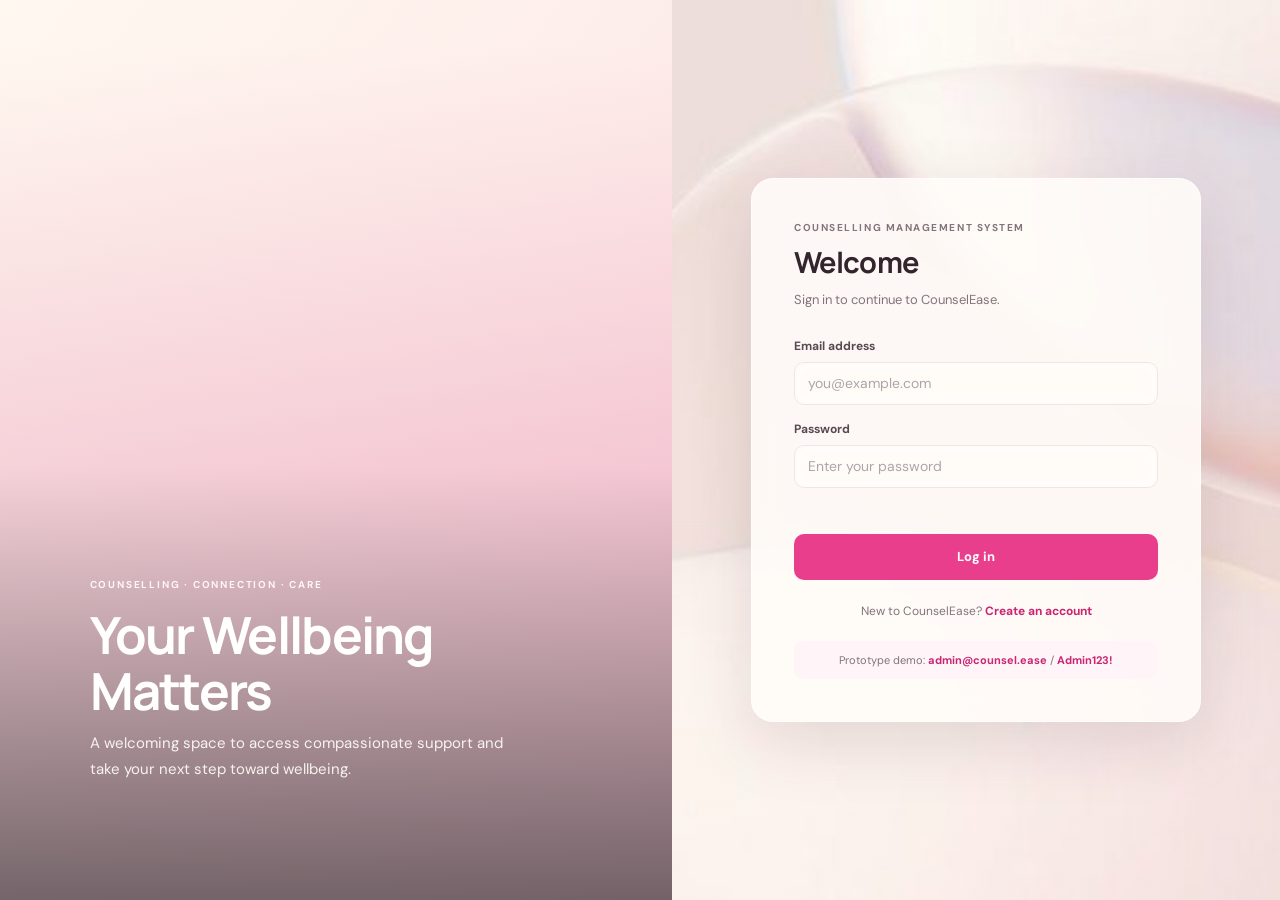
<file: CounselEase_Prototype/CounselEase_Prototype/index.html>
<!DOCTYPE html>
<html lang="en">
<head><meta charset="UTF-8"><meta name="viewport" content="width=device-width, initial-scale=1.0"><title>CounselEase | Login</title><link rel="stylesheet" href="styles.css"></head>
<body class="auth-body" data-page="login">
  <div class="auth-layout">
    <section class="auth-visual" aria-label="Counselling support">
      <div class="auth-visual-copy">
        <p class="auth-kicker">COUNSELLING · CONNECTION · CARE</p>
        <h2>Your Wellbeing Matters</h2>
        <p>A welcoming space to access compassionate support and take your next step toward wellbeing.</p>
        <div class="auth-visual-note"><span></span><span></span></div>
      </div>
    </section>
    <main class="auth-panel">
      <div class="auth-card">
        <p class="eyebrow">COUNSELLING MANAGEMENT SYSTEM</p>
        <h1>Welcome</h1><p class="muted">Sign in to continue to CounselEase.</p>
        <form id="loginForm" class="form-stack" novalidate>
          <label>Email address<input id="loginEmail" type="email" placeholder="you@example.com" required></label>
          <label>Password<input id="loginPassword" type="password" placeholder="Enter your password" required></label>
          <p id="loginError" class="error" aria-live="polite"></p>
          <button class="btn primary full" type="submit">Log in</button>
        </form>
        <p class="auth-foot">New to CounselEase? <a href="register.html">Create an account</a></p>
        <div class="demo-hint">Prototype demo: <b>admin@counsel.ease</b> / <b>Admin123!</b></div>
      </div>
    </main>
  </div>
  <script src="app.js"></script>
</body></html>
</file>
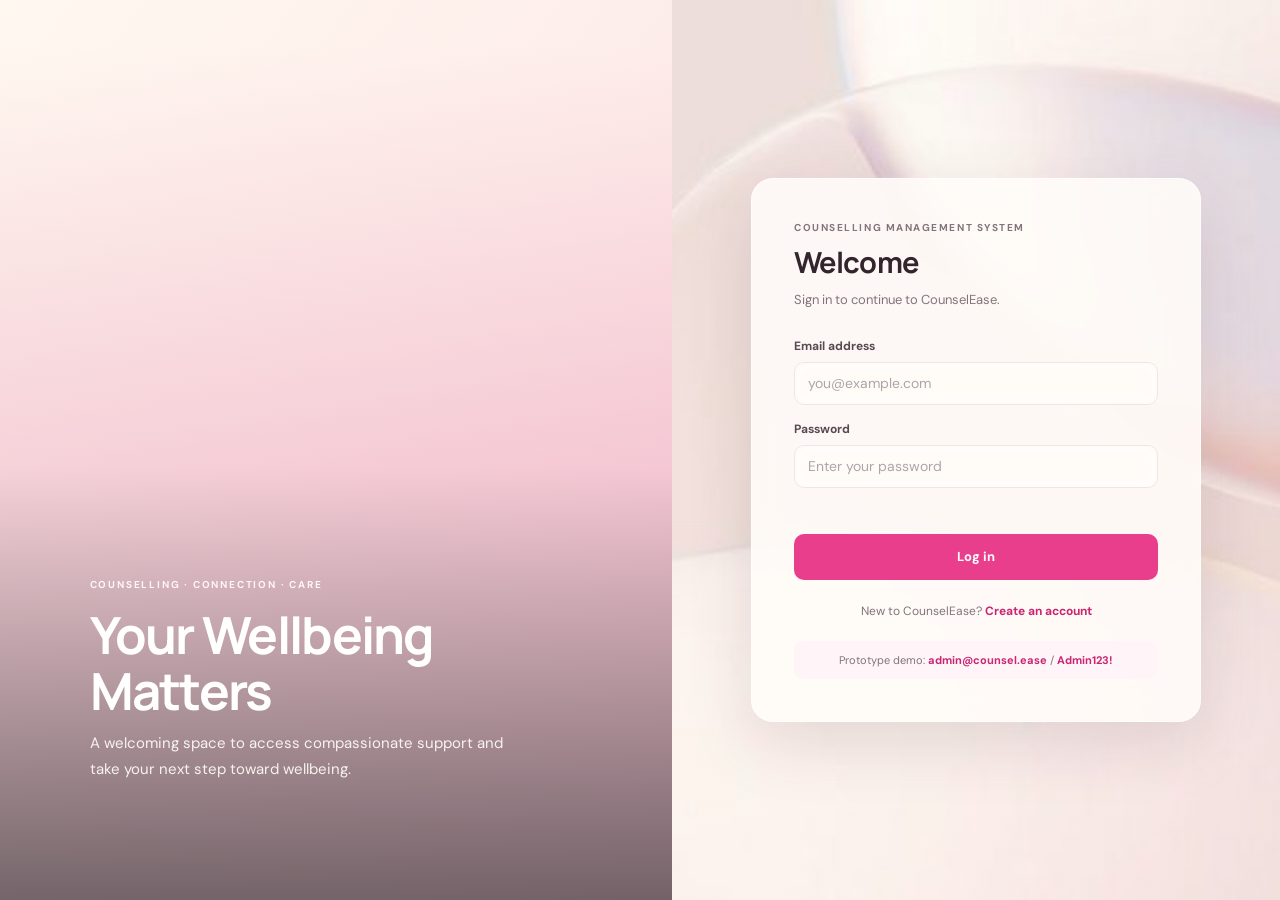
<file: CounselEase_Prototype/CounselEase_Prototype/appointments.html>
<!DOCTYPE html>
<html lang="en"><head><meta charset="UTF-8"><meta name="viewport" content="width=device-width, initial-scale=1.0"><title>Appointments | CounselEase</title><link rel="stylesheet" href="styles.css"></head>
<body class="app-body" data-page="appointments"><div class="app-shell"><aside class="sidebar"><a class="side-brand" href="dashboard.html"><span class="brand-mark small"></span><span>CounselEase<small>CARE MANAGEMENT</small></span></a>
<nav><a href="dashboard.html" data-nav="dashboard">▦ <span>Dashboard</span></a><a href="clients.html" data-nav="clients">♙ <span>Clients</span></a><a href="appointments.html" data-nav="appointments">▣ <span>Appointments</span></a><a href="records.html" data-nav="records">▤ <span>Session records</span></a><a href="counsellor-feedback.html" data-nav="counsellor-feedback">☆ <span>Feedback</span></a></nav>
<div class="sidebar-bottom"><div class="user-mini"><div class="avatar">CE</div><div><b id="sideUser">Counsellor</b><small>System user</small></div></div><button type="button" id="logoutBtn" class="logout">↪ Log out</button></div></aside><main class="main-area"><header class="topbar"><div><p class="eyebrow">COUNSELLING MANAGEMENT</p><h1>Appointments</h1></div><div class="top-user"><span class="avatar">CE</span><span id="topUser">Counsellor</span></div></header><section class="content">
<div class="toolbar"><div><h2>Appointment schedule</h2><p class="muted">Create and manage counselling appointments. Set an appointment to Completed before feedback can be submitted.</p></div><button type="button" class="btn primary" id="addAppointmentBtn">＋ New appointment</button></div>
<div class="panel"><div id="appointmentsTable" class="table-wrap"></div></div>
<div id="appointmentModal" class="modal hidden"><div class="modal-card"><div class="panel-heading"><div><h3>New appointment</h3><p class="muted">Provide the appointment details.</p></div><button type="button" class="icon-btn" id="closeAppointmentModal">✕</button></div><form id="appointmentForm" class="form-grid"><label class="span-two">Client<select id="appointmentClient" required></select></label><label>Date<input id="appointmentDate" type="date" required></label><label>Time<input id="appointmentTime" type="time" required></label><label>Counsellor<input id="appointmentCounsellor" required readonly></label><label>Status<select id="appointmentStatus"><option>Confirmed</option><option>Pending</option></select></label><p id="appointmentError" class="error span-two"></p><div class="form-actions span-two"><button type="button" class="btn secondary" id="cancelAppointment">Cancel</button><button class="btn primary" type="submit">Save appointment</button></div></form></div></div>
</section></main></div><script src="app.js"></script></body></html>
</file>
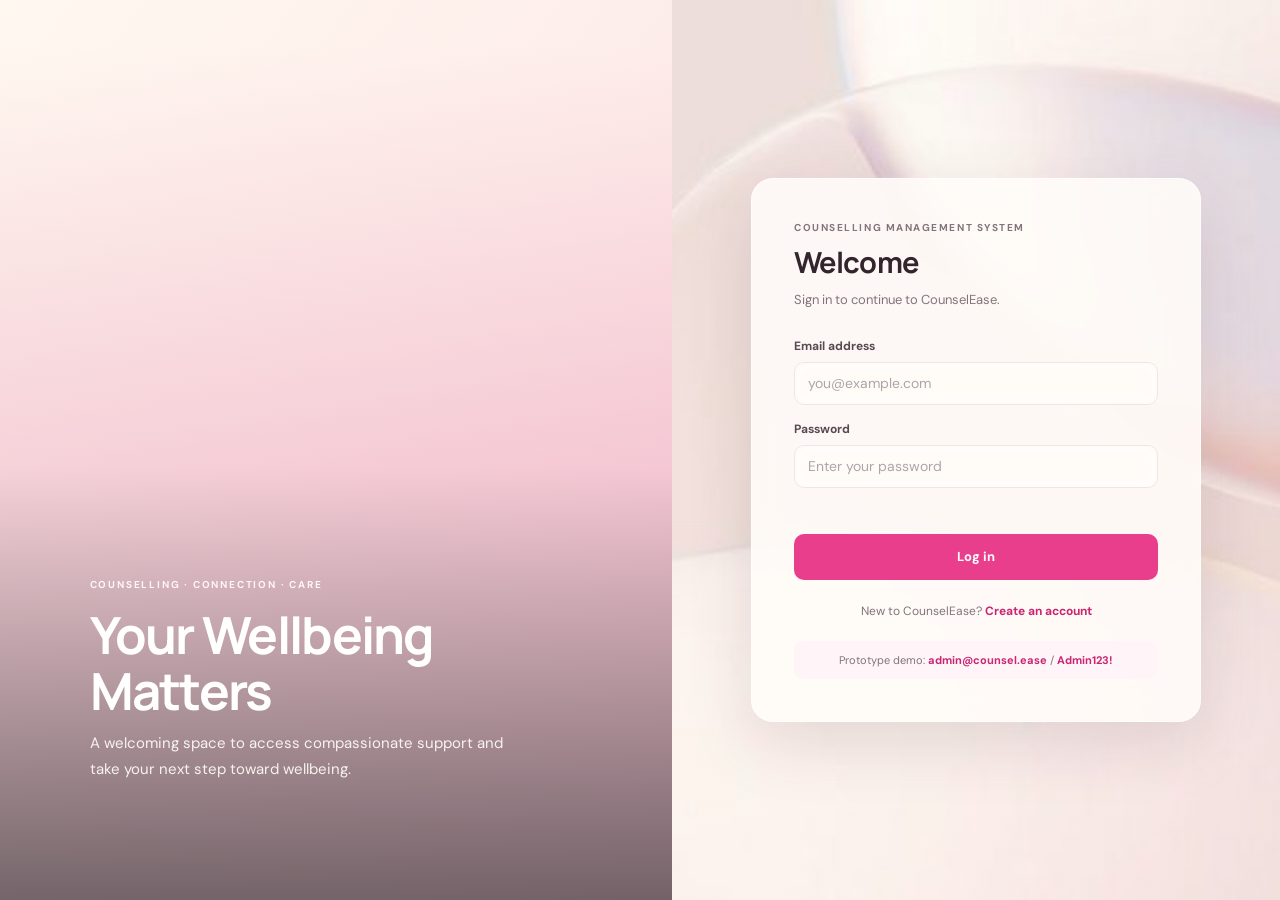
<file: CounselEase_Prototype/CounselEase_Prototype/client-dashboard.html>
<!DOCTYPE html>
<html lang="en"><head><meta charset="UTF-8"><meta name="viewport" content="width=device-width, initial-scale=1.0"><title>My dashboard | CounselEase</title><link rel="stylesheet" href="styles.css"></head>
<body class="app-body" data-page="client-dashboard"><div class="app-shell"><aside class="sidebar"><a class="side-brand" href="client-dashboard.html"><span class="brand-mark small"></span><span>CounselEase<small>CARE MANAGEMENT</small></span></a><nav></nav><div class="sidebar-bottom"><div class="user-mini"><div class="avatar">CE</div><div><b id="sideUser">Client</b><small>Client account</small></div></div><button type="button" id="logoutBtn" class="logout">↪ Log out</button></div></aside><main class="main-area"><header class="topbar"><div><p class="eyebrow">COUNSELLING MANAGEMENT</p><h1>My dashboard</h1></div><div class="top-user"><span class="avatar">CE</span><span id="topUser">Client</span></div></header><section class="content">
<div class="welcome-panel"><div><p class="eyebrow light">YOUR COUNSELEASE SPACE</p><h2>Welcome, <span id="welcomeName">Client</span> 👋</h2><p>View your profile and counselling appointments.</p></div><div class="welcome-icon"></div></div>
<div class="stats-grid"><article class="stat-card"><span class="stat-icon lavender">▣</span><p>My appointments</p><h2 id="clientAppointmentCount">0</h2><small>Your appointment history</small></article><article class="stat-card"><span class="stat-icon mint">◷</span><p>Upcoming</p><h2 id="clientUpcomingCount">0</h2><small>Sessions from today onward</small></article></div>
<div class="panel"><div class="panel-heading"><div><h3>My profile</h3><p class="muted">Your personal account information.</p></div><a href="profile.html">View profile →</a></div><div id="clientProfileSummary" class="activity-list"></div></div>
<div class="panel"><div class="panel-heading"><div><h3>My upcoming appointments</h3><p class="muted">Your next scheduled counselling sessions.</p></div><a href="my-appointments.html">View appointments →</a></div><div id="clientDashboardAppointments" class="table-wrap"></div></div>
<div class="panel"><div class="panel-heading"><div><h3>Quick actions</h3><p class="muted">Manage your appointments and access your records.</p></div></div><div class="quick-grid"><a class="quick-action" href="my-appointments.html"><span>＋</span><b>Book an appointment</b><small>Choose a date and time for a session</small></a><a class="quick-action" href="my-records.html"><span>▤</span><b>My Session Records</b><small>Read notes from your counselling sessions</small></a><a class="quick-action" href="feedback.html"><span>☆</span><b>Feedback</b><small>Rate your counsellor after a completed appointment</small></a></div></div>
</section></main></div><script src="app.js"></script></body></html>
</file>
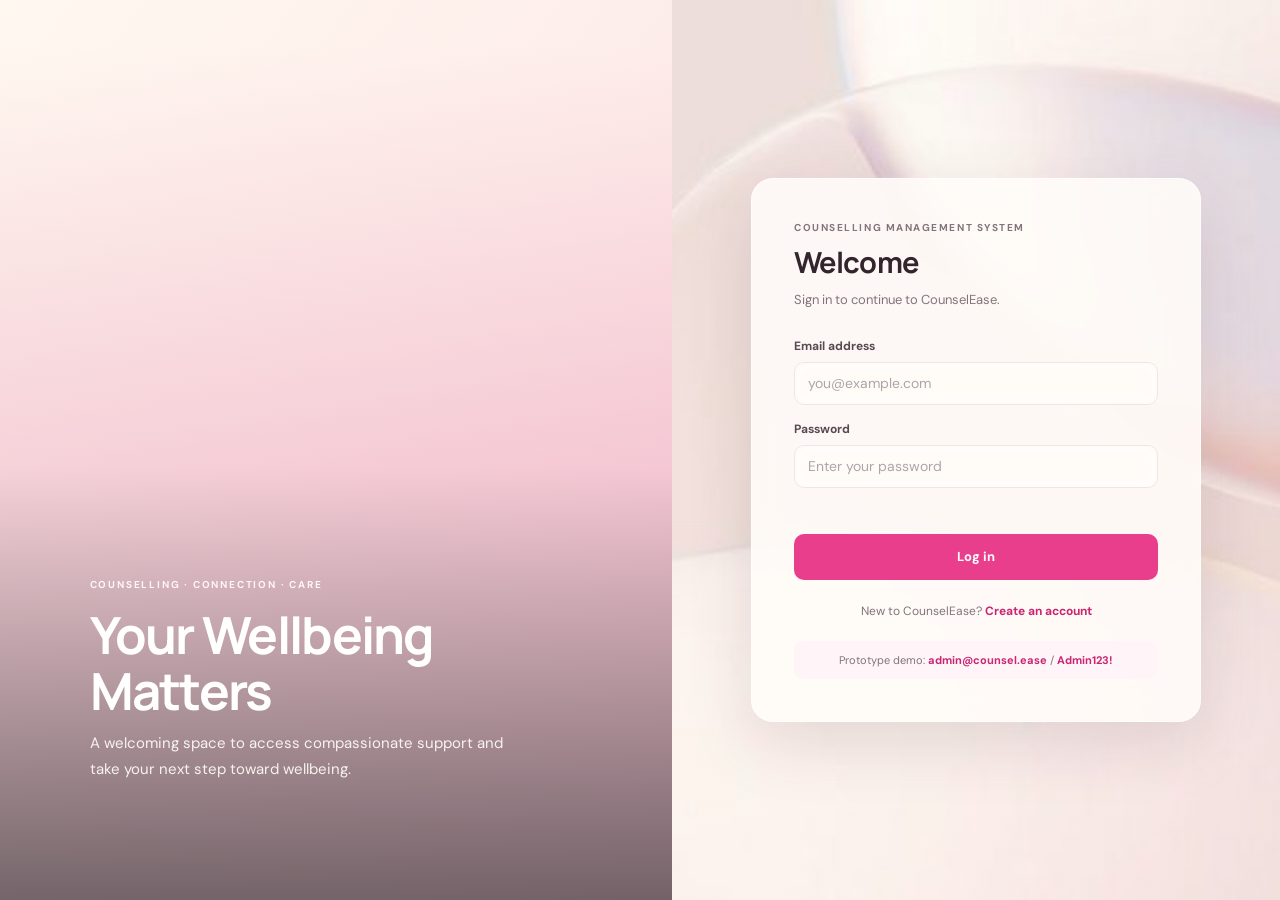
<file: CounselEase_Prototype/CounselEase_Prototype/clients.html>
<!DOCTYPE html>
<html lang="en"><head><meta charset="UTF-8"><meta name="viewport" content="width=device-width, initial-scale=1.0"><title>Clients | CounselEase</title><link rel="stylesheet" href="styles.css"></head>
<body class="app-body" data-page="clients"><div class="app-shell"><aside class="sidebar"><a class="side-brand" href="dashboard.html"><span class="brand-mark small"></span><span>CounselEase<small>CARE MANAGEMENT</small></span></a>
<nav><a href="dashboard.html" data-nav="dashboard">▦ <span>Dashboard</span></a><a href="clients.html" data-nav="clients">♙ <span>Clients</span></a><a href="appointments.html" data-nav="appointments">▣ <span>Appointments</span></a><a href="records.html" data-nav="records">▤ <span>Session records</span></a><a href="counsellor-feedback.html" data-nav="counsellor-feedback">☆ <span>Feedback</span></a></nav>
<div class="sidebar-bottom"><div class="user-mini"><div class="avatar">CE</div><div><b id="sideUser">Counsellor</b><small>System user</small></div></div><button type="button" id="logoutBtn" class="logout">↪ Log out</button></div></aside><main class="main-area"><header class="topbar"><div><p class="eyebrow">COUNSELLING MANAGEMENT</p><h1>Client management</h1></div><div class="top-user"><span class="avatar">CE</span><span id="topUser">Counsellor</span></div></header><section class="content">
<div class="toolbar"><div><h2>Client directory</h2><p class="muted">Create, view, update and delete client information.</p></div><button type="button" class="btn primary" id="addClientBtn">＋ Add client</button></div>
<div class="panel"><div class="table-tools"><input id="clientSearch" class="search-input" type="search" placeholder="Search by name, email or phone..."></div><div id="clientsTable" class="table-wrap"></div></div>
<div id="clientModal" class="modal hidden"><div class="modal-card"><div class="panel-heading"><div><h3 id="clientModalTitle">Add client</h3><p class="muted">Enter the client's basic information.</p></div><button type="button" class="icon-btn" id="closeClientModal">✕</button></div><form id="clientForm" class="form-grid"><input type="hidden" id="clientId"><label>Full name<input id="clientName" required></label><label>Email<input id="clientEmail" type="email" required></label><label>Phone number<input id="clientPhone" type="tel" autocomplete="tel" required></label><label>Age<input id="clientAge" type="number" min="1" max="120" step="1" inputmode="numeric" required></label><label class="span-two">Notes<textarea id="clientNotes" rows="3" placeholder="Optional general notes"></textarea></label><p id="clientError" class="error span-two"></p><div class="form-actions span-two"><button type="button" class="btn secondary" id="cancelClient">Cancel</button><button class="btn primary" type="submit">Save client</button></div></form></div></div>
</section></main></div><script src="app.js"></script></body></html>
</file>
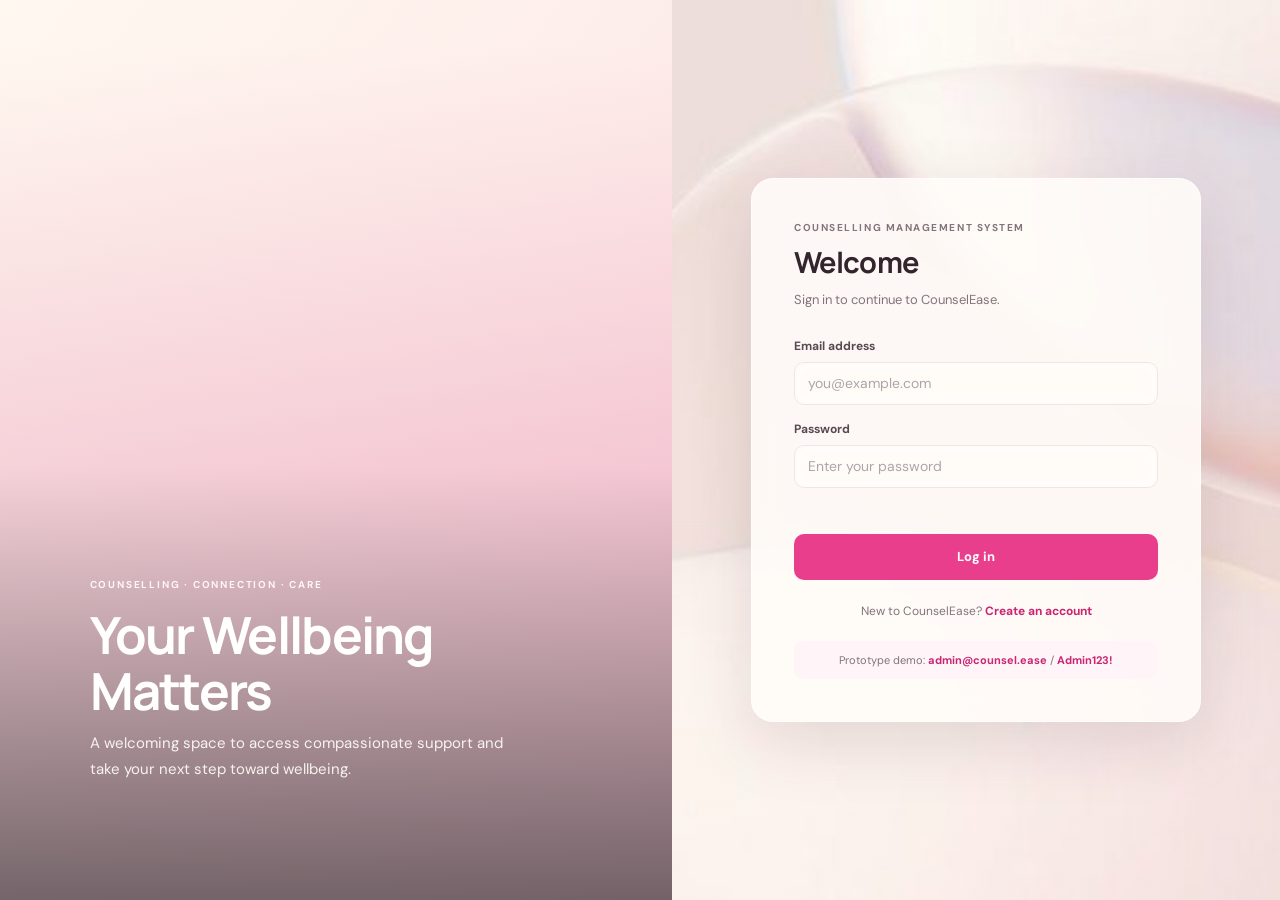
<file: CounselEase_Prototype/CounselEase_Prototype/counsellor-feedback.html>
<!DOCTYPE html>
<html lang="en">
<head><meta charset="UTF-8"><meta name="viewport" content="width=device-width, initial-scale=1.0"><title>Feedback | CounselEase</title><link rel="stylesheet" href="styles.css"></head>
<body class="app-body" data-page="counsellor-feedback"><div class="app-shell"><aside class="sidebar"><a class="side-brand" href="dashboard.html"><span class="brand-mark small">✦</span><span>CounselEase<small>CARE MANAGEMENT</small></span></a>
<nav><a href="dashboard.html" data-nav="dashboard">▦ <span>Dashboard</span></a><a href="clients.html" data-nav="clients">♙ <span>Clients</span></a><a href="appointments.html" data-nav="appointments">▣ <span>Appointments</span></a><a href="records.html" data-nav="records">▤ <span>Session records</span></a><a href="counsellor-feedback.html" data-nav="counsellor-feedback">☆ <span>Feedback</span></a></nav>
<div class="sidebar-bottom"><div class="user-mini"><div class="avatar">CE</div><div><b id="sideUser">Counsellor</b><small>Counsellor account</small></div></div><button type="button" id="logoutBtn" class="logout">↪ Log out</button></div></aside>
<main class="main-area"><header class="topbar"><div><p class="eyebrow">COUNSELLING MANAGEMENT</p><h1>Feedback</h1></div><div class="top-user"><span class="avatar">CE</span><span id="topUser">Counsellor</span></div></header><section class="content">
<div class="welcome-panel"><div><p class="eyebrow light">COUNSELLOR WORKSPACE</p><h2>Feedback for your sessions</h2><p>Review client feedback and manage the feedback you have given to clients.</p></div><div class="welcome-icon">✦</div></div>
<div class="stats-grid counsellor-feedback-stats"><article class="stat-card"><span class="stat-icon lavender">★</span><p>Average rating received</p><h2 id="counsellorAverageRating">—</h2><small>Based on feedback from clients</small></article><article class="stat-card"><span class="stat-icon mint">↙</span><p>Total feedback received</p><h2 id="counsellorFeedbackReceivedCount">0</h2><small>Feedback about your sessions</small></article><article class="stat-card"><span class="stat-icon peach">★</span><p>5-star ratings</p><h2 id="counsellorFiveStarCount">0</h2><small>Excellent client experiences</small></article><article class="stat-card"><span class="stat-icon lavender">!</span><p>Needs attention</p><h2 id="counsellorAttentionCount">0</h2><small>Ratings of 1 or 2 stars</small></article></div>
<p id="counsellorFeedbackMessage" class="feedback-message" aria-live="polite"></p>
<div class="feedback-tabs" role="tablist" aria-label="Counsellor feedback views"><button type="button" class="filter-chip active" id="receivedFeedbackTab" role="tab" aria-selected="true" data-counsellor-feedback-tab="received">Feedback Received</button><button type="button" class="filter-chip" id="givenFeedbackTab" role="tab" aria-selected="false" data-counsellor-feedback-tab="given">Feedback Given</button></div>
<section class="panel counsellor-feedback-panel" id="receivedFeedbackPanel" role="tabpanel" aria-labelledby="receivedFeedbackTab"><div class="panel-heading"><div><h3>Feedback Received</h3><p class="muted">Client feedback for your appointments is read-only.</p></div></div>
<div class="feedback-filter-grid"><label>Rating<select id="receivedRatingFilter"><option value="">All ratings</option><option value="5">5 stars</option><option value="4">4 stars</option><option value="3">3 stars</option><option value="2">2 stars</option><option value="1">1 star</option></select></label><label>Appointment date<input id="receivedDateFilter" type="date"></label><label>Client name<input id="receivedClientFilter" type="search" placeholder="Search clients"></label></div>
<div id="receivedFeedbackTable" class="table-wrap"></div></section>
<section class="panel counsellor-feedback-panel hidden" id="givenFeedbackPanel" role="tabpanel" aria-labelledby="givenFeedbackTab"><div class="panel-heading"><div><h3>Feedback Given</h3><p class="muted">Give feedback after a completed appointment, then review or edit your own entries.</p></div></div>
<form id="counsellorFeedbackSubmitForm" class="feedback-form counsellor-feedback-submit"><label>Completed appointment<select id="counsellorFeedbackAppointment" required><option value="">Select a completed appointment</option></select></label><div class="feedback-recipient"><span class="eyebrow">CLIENT</span><strong id="counsellorFeedbackRecipient">Select a completed appointment to see the client.</strong><small id="counsellorFeedbackAppointmentDetails"></small></div><fieldset class="rating-field"><legend>Your rating <span class="required-mark">*</span></legend><div class="star-rating" role="radiogroup" aria-label="Rate client from 1 to 5 stars"><button type="button" class="rating-star" data-counsellor-rating="1" role="radio" aria-checked="false" aria-label="1 star">★</button><button type="button" class="rating-star" data-counsellor-rating="2" role="radio" aria-checked="false" aria-label="2 stars">★</button><button type="button" class="rating-star" data-counsellor-rating="3" role="radio" aria-checked="false" aria-label="3 stars">★</button><button type="button" class="rating-star" data-counsellor-rating="4" role="radio" aria-checked="false" aria-label="4 stars">★</button><button type="button" class="rating-star" data-counsellor-rating="5" role="radio" aria-checked="false" aria-label="5 stars">★</button><input id="counsellorFeedbackRating" type="hidden"></div></fieldset><label>Comment<textarea id="counsellorFeedbackComment" rows="3" maxlength="1000" placeholder="Share your feedback about the client" required></textarea></label><button id="counsellorFeedbackSubmit" type="submit" class="btn primary" disabled>Submit feedback</button></form>
<h3 class="feedback-list-heading">Your submitted feedback</h3><div id="givenFeedbackTable" class="table-wrap"></div></section>
<div id="receivedFeedbackDetailsModal" class="modal hidden" role="dialog" aria-modal="true" aria-labelledby="receivedDetailsTitle"><div class="modal-card"><div class="panel-heading"><div><h3 id="receivedDetailsTitle">Client feedback details</h3><p class="muted">Feedback submitted about you.</p></div><button type="button" class="icon-btn" data-close-feedback-details aria-label="Close details">✕</button></div><div class="feedback-detail-list"><div><span class="eyebrow">CLIENT</span><strong id="receivedDetailClient"></strong></div><div><span class="eyebrow">APPOINTMENT DATE</span><strong id="receivedDetailDate"></strong></div><div><span class="eyebrow">RATING</span><strong id="receivedDetailRating" class="rating-display"></strong></div><div><span class="eyebrow">FEEDBACK STATUS</span><strong id="receivedDetailStatus"></strong></div><div><span class="eyebrow">COMMENT</span><p id="receivedDetailComment" class="detail-comment"></p></div></div><div class="form-actions"><button type="button" class="btn secondary" data-close-feedback-details>Close</button></div></div></div>
<div id="editOwnFeedbackModal" class="modal hidden" role="dialog" aria-modal="true" aria-labelledby="editOwnFeedbackTitle"><div class="modal-card"><div class="panel-heading"><div><h3 id="editOwnFeedbackTitle">Edit feedback given</h3><p class="muted">Update your rating and comment for this client.</p></div><button type="button" class="icon-btn" data-close-own-feedback aria-label="Close edit form">✕</button></div><form id="counsellorFeedbackEditForm" class="form-stack"><input id="ownFeedbackEditId" type="hidden"><p id="ownFeedbackEditContext" class="muted"></p><fieldset class="rating-field"><legend>Your rating <span class="required-mark">*</span></legend><div class="star-rating" role="radiogroup" aria-label="Rate from 1 to 5 stars"><button type="button" class="rating-star" data-own-rating="1" role="radio" aria-checked="false" aria-label="1 star">★</button><button type="button" class="rating-star" data-own-rating="2" role="radio" aria-checked="false" aria-label="2 stars">★</button><button type="button" class="rating-star" data-own-rating="3" role="radio" aria-checked="false" aria-label="3 stars">★</button><button type="button" class="rating-star" data-own-rating="4" role="radio" aria-checked="false" aria-label="4 stars">★</button><button type="button" class="rating-star" data-own-rating="5" role="radio" aria-checked="false" aria-label="5 stars">★</button><input id="ownFeedbackEditRating" type="hidden"></div></fieldset><label>Comment<textarea id="ownFeedbackEditComment" rows="4" maxlength="1000" required></textarea></label><p id="ownFeedbackEditError" class="error" aria-live="polite"></p><div class="form-actions"><button type="button" class="btn secondary" data-close-own-feedback>Cancel</button><button type="submit" class="btn primary">Save changes</button></div></form></div></div>
</section></main></div><script src="app.js"></script></body></html>
</file>
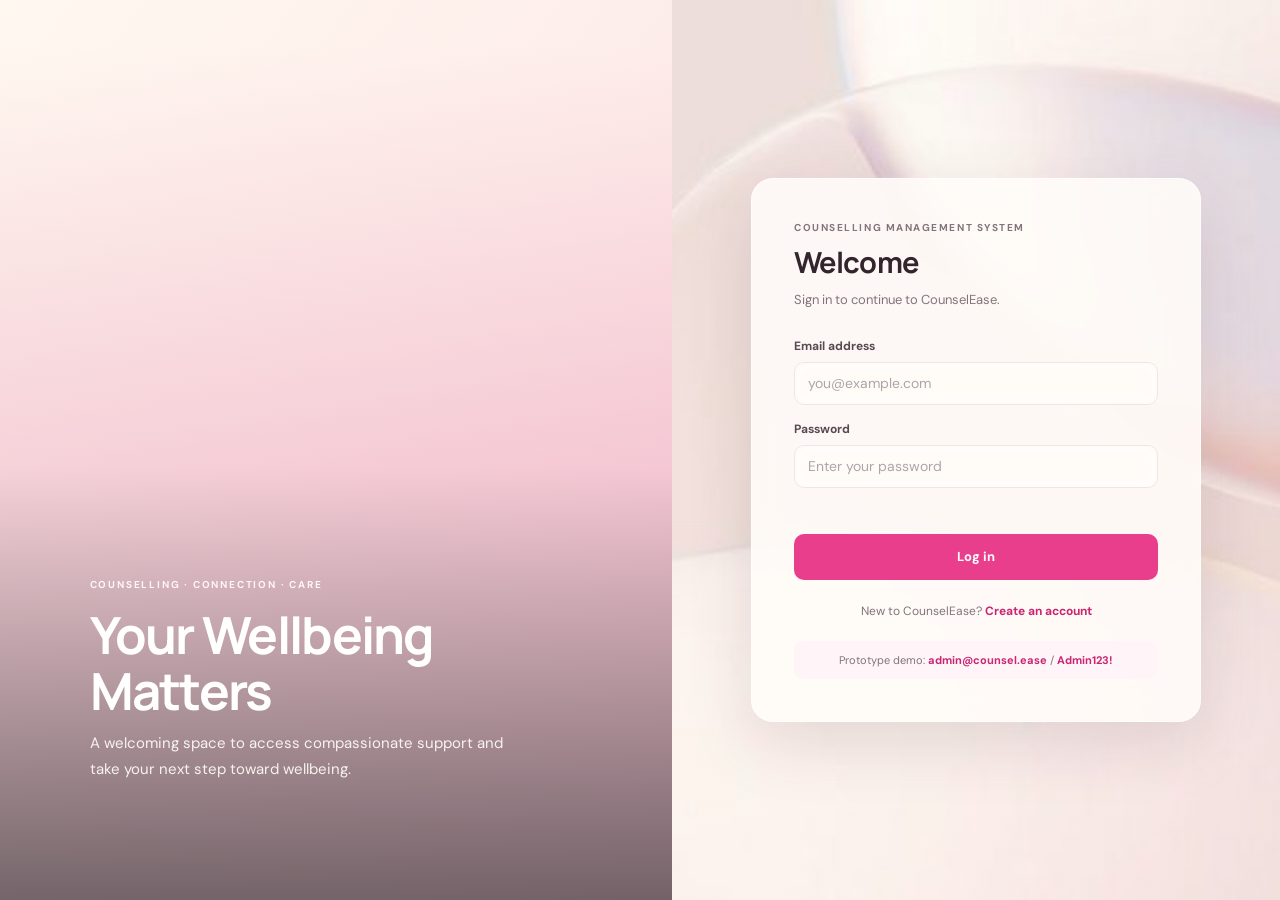
<file: CounselEase_Prototype/CounselEase_Prototype/dashboard.html>
<!DOCTYPE html>
<html lang="en"><head><meta charset="UTF-8"><meta name="viewport" content="width=device-width, initial-scale=1.0"><title>Dashboard | CounselEase</title><link rel="stylesheet" href="styles.css"></head>
<body class="app-body" data-page="dashboard"><div class="app-shell"><aside class="sidebar"><a class="side-brand" href="dashboard.html"><span class="brand-mark small"></span><span>CounselEase<small>CARE MANAGEMENT</small></span></a>
<nav><a href="dashboard.html" data-nav="dashboard">▦ <span>Dashboard</span></a><a href="clients.html" data-nav="clients">♙ <span>Clients</span></a><a href="appointments.html" data-nav="appointments">▣ <span>Appointments</span></a><a href="records.html" data-nav="records">▤ <span>Session records</span></a><a href="counsellor-feedback.html" data-nav="counsellor-feedback">☆ <span>Feedback</span></a></nav>
<div class="sidebar-bottom"><div class="user-mini"><div class="avatar">CE</div><div><b id="sideUser">Counsellor</b><small>System user</small></div></div><button type="button" id="logoutBtn" class="logout">↪ Log out</button></div></aside><main class="main-area"><header class="topbar"><div><p class="eyebrow">COUNSELLING MANAGEMENT</p><h1>Dashboard</h1></div><div class="top-user"><span class="avatar">CE</span><span id="topUser">Counsellor</span></div></header><section class="content">
<div class="welcome-panel"><div><p class="eyebrow light">YOUR WORKSPACE</p><h2>Good day, <span id="welcomeName">Counsellor</span> 👋</h2><p>Here is an overview of your counselling centre.</p></div><div class="welcome-icon"></div></div>
<div class="stats-grid"><article class="stat-card"><span class="stat-icon lavender">♙</span><p>Total clients</p><h2 id="statClients">0</h2><small>Clients assigned to you</small></article><article class="stat-card"><span class="stat-icon mint"></span><p>Counsellor accounts</p><h2 id="statCounsellors">0</h2><small>Registered counsellors</small></article><article class="stat-card"><span class="stat-icon peach">▣</span><p>Total appointments</p><h2 id="statAppointments">0</h2><small>Your assigned appointments</small></article><article class="stat-card"><span class="stat-icon mint">◷</span><p>Upcoming appointments</p><h2 id="statUpcoming">0</h2><small>Sessions from today onward</small></article></div>
<div class="panel"><div class="panel-heading"><div><h3>Quick actions</h3><p class="muted">Go directly to a common task.</p></div></div><div class="quick-grid"><a class="quick-action" href="clients.html"><span>＋</span><b>Add a client</b><small>Register a new client</small></a><a class="quick-action" href="appointments.html"><span>▣</span><b>Schedule appointment</b><small>Arrange a counselling session</small></a><a class="quick-action" href="records.html"><span>▤</span><b>Add session record</b><small>Document a session</small></a><a class="quick-action" href="counsellor-feedback.html"><span>☆</span><b>Feedback</b><small>Review and respond to client feedback</small></a></div></div>
<div class="panel"><div class="panel-heading"><div><h3>Upcoming counselling sessions</h3><p class="muted">Your next scheduled client sessions.</p></div><a href="appointments.html">View schedule →</a></div><div id="dashboardAppointments" class="table-wrap"></div></div>
<div class="panel"><div class="panel-heading"><div><h3>Recent activity</h3><p class="muted">A snapshot of recent session and appointment activity.</p></div></div><div id="dashboardActivity" class="activity-list"></div></div>
</section></main></div><script src="app.js"></script></body></html>
</file>
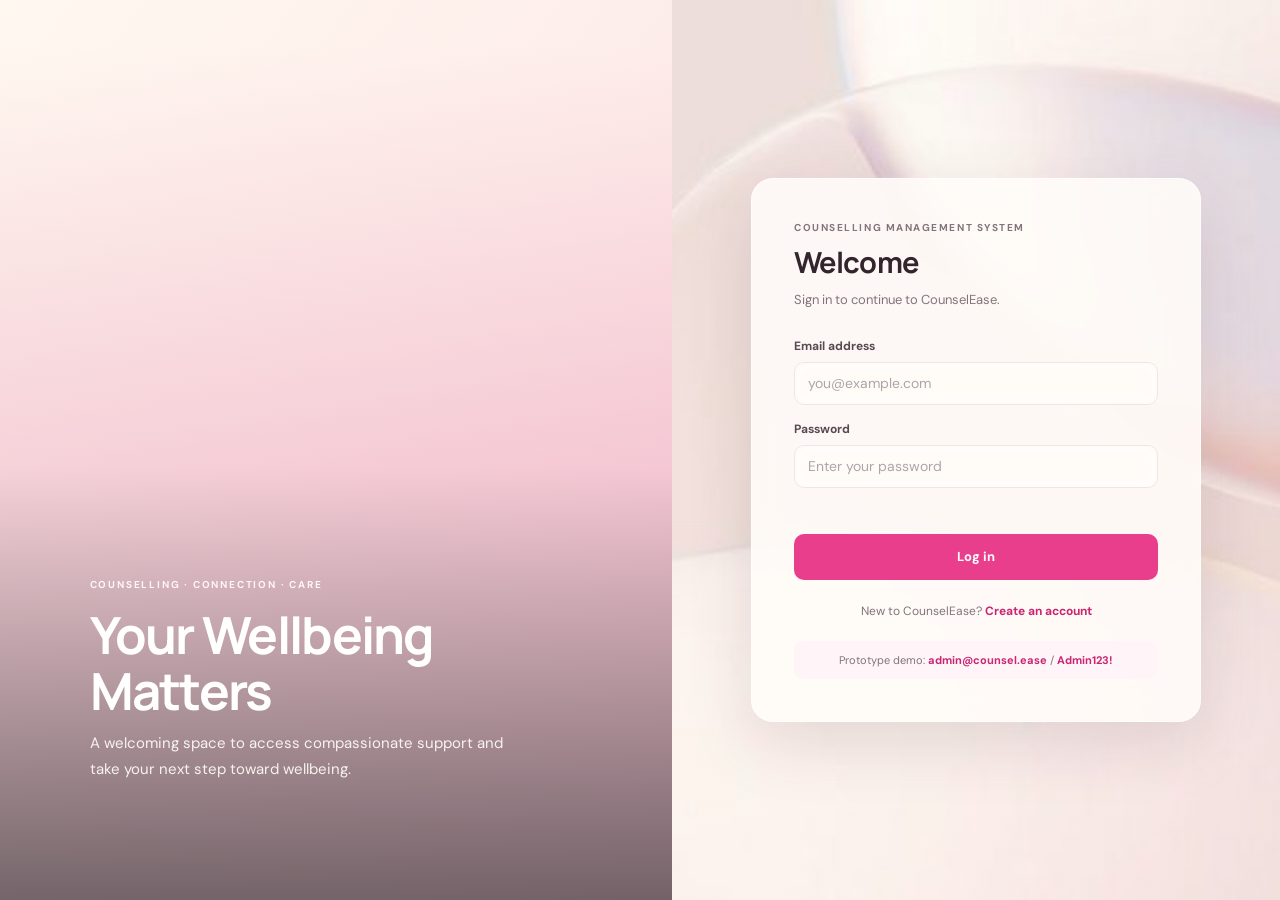
<file: CounselEase_Prototype/CounselEase_Prototype/feedback.html>
<!DOCTYPE html>
<html lang="en">
<head><meta charset="UTF-8"><meta name="viewport" content="width=device-width, initial-scale=1.0"><title>Feedback | CounselEase</title><link rel="stylesheet" href="styles.css"></head>
<body class="app-body" data-page="feedback"><div class="app-shell"><aside class="sidebar"><a class="side-brand" href="dashboard.html"><span class="brand-mark small"></span><span>CounselEase<small>CARE MANAGEMENT</small></span></a><nav></nav><div class="sidebar-bottom"><div class="user-mini"><div class="avatar">CE</div><div><b id="sideUser">User</b><small>Account</small></div></div><button type="button" id="logoutBtn" class="logout">↪ Log out</button></div></aside><main class="main-area"><header class="topbar"><div><p class="eyebrow">COUNSELLING MANAGEMENT</p><h1>Feedback</h1></div><div class="top-user"><span class="avatar">CE</span><span id="topUser">User</span></div></header><section class="content">
<div class="welcome-panel"><div><p class="eyebrow light">YOUR VOICE MATTERS</p><h2>Feedback helps strengthen care</h2><p>Share feedback after a completed appointment, or review feedback you have given and received.</p></div><div class="welcome-icon"></div></div>
<div class="stats-grid feedback-stats"><article class="stat-card"><span class="stat-icon lavender">↗</span><p>Feedback given</p><h2 id="feedbackGivenCount">0</h2><small>Your submitted feedback entries</small></article><article class="stat-card"><span class="stat-icon mint">↙</span><p>Feedback received</p><h2 id="feedbackReceivedCount">0</h2><small>Feedback about you</small></article><article class="stat-card"><span class="stat-icon peach">★</span><p>Average rating received</p><h2 id="feedbackAverageRating">—</h2><small>Out of 5 stars</small></article></div>
<div class="panel"><div class="panel-heading"><div><h3>Submit feedback</h3><p class="muted">Only completed appointments are available. Each participant may submit once.</p></div></div><form id="feedbackForm" class="feedback-form">
<label>Completed appointment<select id="feedbackAppointment" required><option value="">Select a completed appointment</option></select></label>
<div class="feedback-recipient"><span class="eyebrow">FEEDBACK RECIPIENT</span><strong id="feedbackRecipient">Select a completed appointment to see the recipient.</strong><small id="feedbackAppointmentDetails"></small></div>
<fieldset class="rating-field"><legend>Your rating <span class="required-mark">*</span></legend><div class="star-rating" role="radiogroup" aria-label="Rate from 1 to 5 stars"><button type="button" class="rating-star" data-rating="1" role="radio" aria-checked="false" aria-label="1 star">★</button><button type="button" class="rating-star" data-rating="2" role="radio" aria-checked="false" aria-label="2 stars">★</button><button type="button" class="rating-star" data-rating="3" role="radio" aria-checked="false" aria-label="3 stars">★</button><button type="button" class="rating-star" data-rating="4" role="radio" aria-checked="false" aria-label="4 stars">★</button><button type="button" class="rating-star" data-rating="5" role="radio" aria-checked="false" aria-label="5 stars">★</button><input id="feedbackRating" type="hidden" value=""></div></fieldset>
<label>Comment<textarea id="feedbackComment" rows="4" maxlength="1000" placeholder="Share your experience (required)" required></textarea></label>
<p id="feedbackMessage" class="feedback-message" aria-live="polite"></p><button id="feedbackSubmit" class="btn primary" type="submit" disabled>Submit feedback</button>
</form></div>
<div class="panel"><div class="panel-heading feedback-history-heading"><div><h3>Feedback history</h3><p class="muted">Your feedback given and feedback received.</p></div><div class="feedback-filters" aria-label="Filter feedback history"><button type="button" class="filter-chip active" data-feedback-filter="all" aria-pressed="true">All</button><button type="button" class="filter-chip" data-feedback-filter="given" aria-pressed="false">Feedback given</button><button type="button" class="filter-chip" data-feedback-filter="received" aria-pressed="false">Feedback received</button></div></div><div id="feedbackHistory" class="table-wrap"></div></div>
<p class="prototype-note">Front-end prototype: feedback is stored in this browser's localStorage and is not server-secured.</p>
</section></main></div><script src="app.js"></script></body></html>
</file>
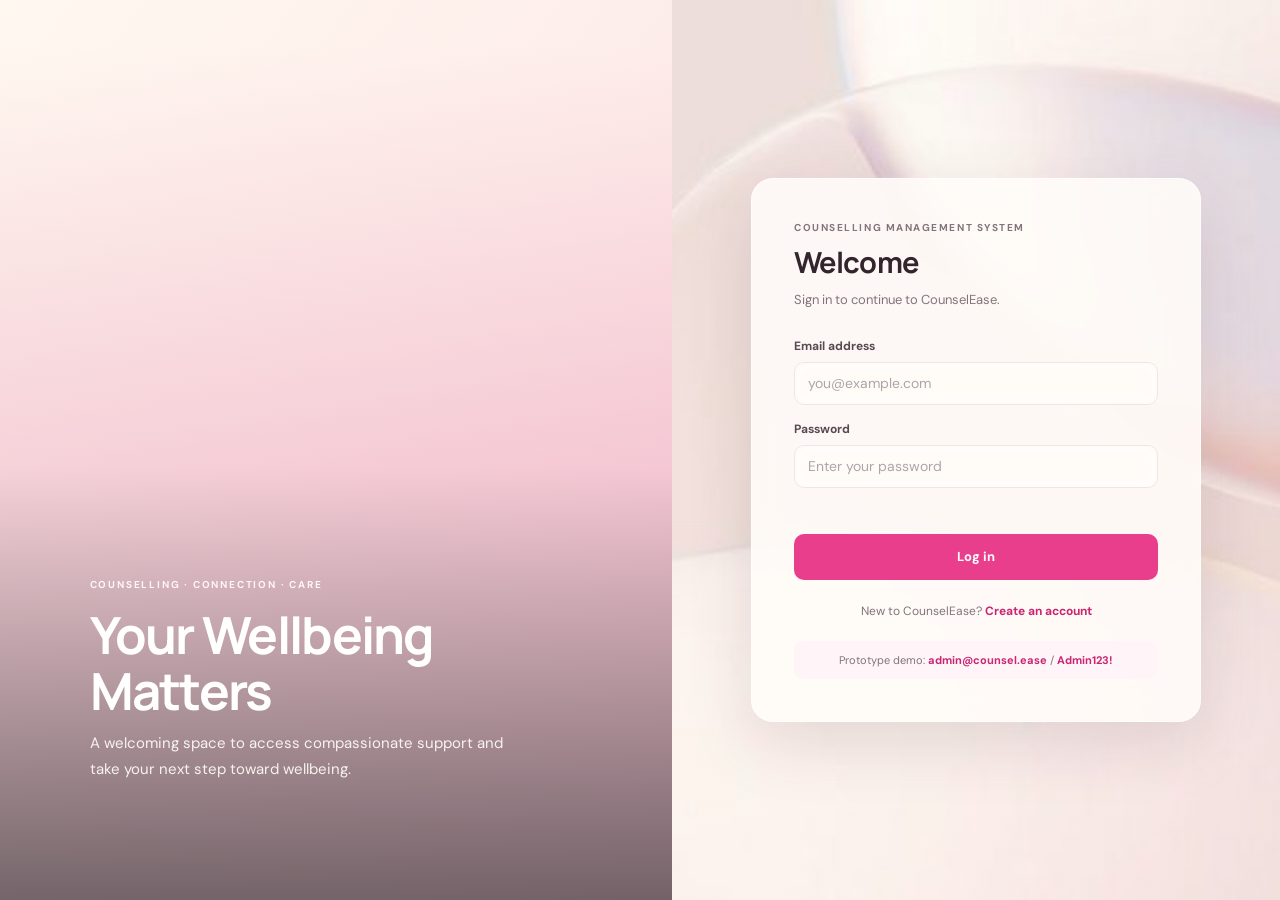
<file: CounselEase_Prototype/CounselEase_Prototype/my-appointments.html>
<!DOCTYPE html>
<html lang="en"><head><meta charset="UTF-8"><meta name="viewport" content="width=device-width, initial-scale=1.0"><title>My appointments | CounselEase</title><link rel="stylesheet" href="styles.css"></head>
<body class="app-body" data-page="my-appointments"><div class="app-shell"><aside class="sidebar"><a class="side-brand" href="client-dashboard.html"><span class="brand-mark small"></span><span>CounselEase<small>CARE MANAGEMENT</small></span></a><nav></nav><div class="sidebar-bottom"><div class="user-mini"><div class="avatar">CE</div><div><b id="sideUser">Client</b><small>Client account</small></div></div><button type="button" id="logoutBtn" class="logout">↪ Log out</button></div></aside><main class="main-area"><header class="topbar"><div><p class="eyebrow">COUNSELLING MANAGEMENT</p><h1>My appointments</h1></div><div class="top-user"><span class="avatar">CE</span><span id="topUser">Client</span></div></header><section class="content">
<div class="toolbar"><div><h2>Appointment history</h2><p class="muted">Only your own appointments are shown here.</p></div><button type="button" class="btn primary" id="bookAppointmentBtn">＋ Book an appointment</button></div>
<div class="panel"><div id="clientAppointmentsTable" class="table-wrap"></div></div>
<div id="clientAppointmentModal" class="modal hidden"><div class="modal-card"><div class="panel-heading"><div><h3>Request an appointment</h3><p class="muted">Choose a date and time. Your request will be marked pending.</p></div><button type="button" class="icon-btn" id="closeClientAppointmentModal">✕</button></div><form id="clientAppointmentForm" class="form-grid"><label class="span-two">Counsellor<select id="clientAppointmentCounsellor" required></select></label><label>Date<input id="clientAppointmentDate" type="date" required></label><label>Time<input id="clientAppointmentTime" type="time" required></label><p id="clientAppointmentError" class="error span-two"></p><div class="form-actions span-two"><button type="button" class="btn secondary" id="cancelClientAppointment">Cancel</button><button class="btn primary" type="submit">Request appointment</button></div></form></div></div>
</section></main></div><script src="app.js"></script></body></html>
</file>
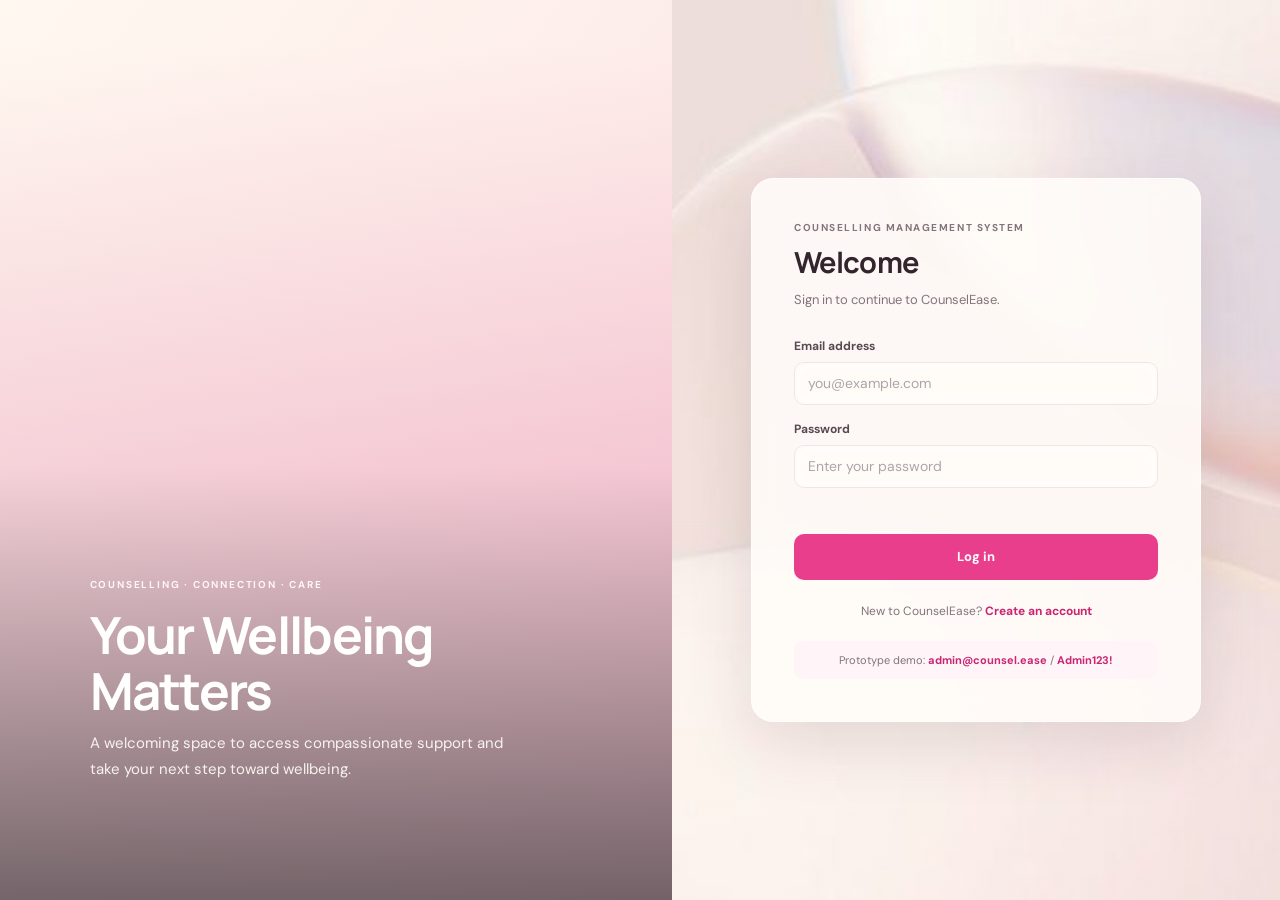
<file: CounselEase_Prototype/CounselEase_Prototype/my-records.html>
<!DOCTYPE html>
<html lang="en">
<head><meta charset="UTF-8"><meta name="viewport" content="width=device-width, initial-scale=1.0"><title>My Session Records | CounselEase</title><link rel="stylesheet" href="styles.css"></head>
<body class="app-body" data-page="my-records"><div class="app-shell"><aside class="sidebar"><a class="side-brand" href="client-dashboard.html"><span class="brand-mark small">✦</span><span>CounselEase<small>CARE MANAGEMENT</small></span></a><nav></nav><div class="sidebar-bottom"><div class="user-mini"><div class="avatar">CE</div><div><b id="sideUser">Client</b><small>Client account</small></div></div><button type="button" id="logoutBtn" class="logout">↪ Log out</button></div></aside>
<main class="main-area"><header class="topbar"><div><p class="eyebrow">COUNSELLING MANAGEMENT</p><h1>My Session Records</h1></div><div class="top-user"><span class="avatar">CE</span><span id="topUser">Client</span></div></header><section class="content">
<div class="welcome-panel"><div><p class="eyebrow light">YOUR COUNSELEASE RECORDS</p><h2>Your counselling sessions</h2><p>Read notes and recommendations from your own appointments. Records are read-only.</p></div><div class="welcome-icon">✦</div></div>
<div class="panel"><div class="panel-heading"><div><h3>My Session Records</h3><p class="muted">Only records belonging to your client profile are shown.</p></div></div><div id="clientRecordsTable" class="table-wrap"></div></div>
<div id="clientRecordDetailsModal" class="modal hidden" role="dialog" aria-modal="true" aria-labelledby="clientRecordDetailsTitle"><div class="modal-card"><div class="panel-heading"><div><h3 id="clientRecordDetailsTitle">Session record details</h3><p class="muted">Read-only session information.</p></div><button type="button" class="icon-btn" data-close-client-record aria-label="Close session record">✕</button></div><div class="feedback-detail-list"><div><span class="eyebrow">SESSION DATE</span><strong id="clientRecordDetailDate"></strong></div><div><span class="eyebrow">COUNSELLOR</span><strong id="clientRecordDetailCounsellor"></strong></div><div><span class="eyebrow">APPOINTMENT ID</span><strong id="clientRecordDetailAppointment"></strong></div><div><span class="eyebrow">SESSION NOTES</span><p id="clientRecordDetailSummary" class="detail-comment"></p></div><div><span class="eyebrow">PROGRESS OR OBSERVATIONS</span><p id="clientRecordDetailProgress" class="detail-comment"></p></div><div><span class="eyebrow">RECOMMENDATIONS OR NEXT STEPS</span><p id="clientRecordDetailRecommendations" class="detail-comment"></p></div></div><div class="form-actions"><button type="button" class="btn secondary" data-close-client-record>Close</button></div></div></div>
</section></main></div><script src="app.js"></script></body></html>
</file>
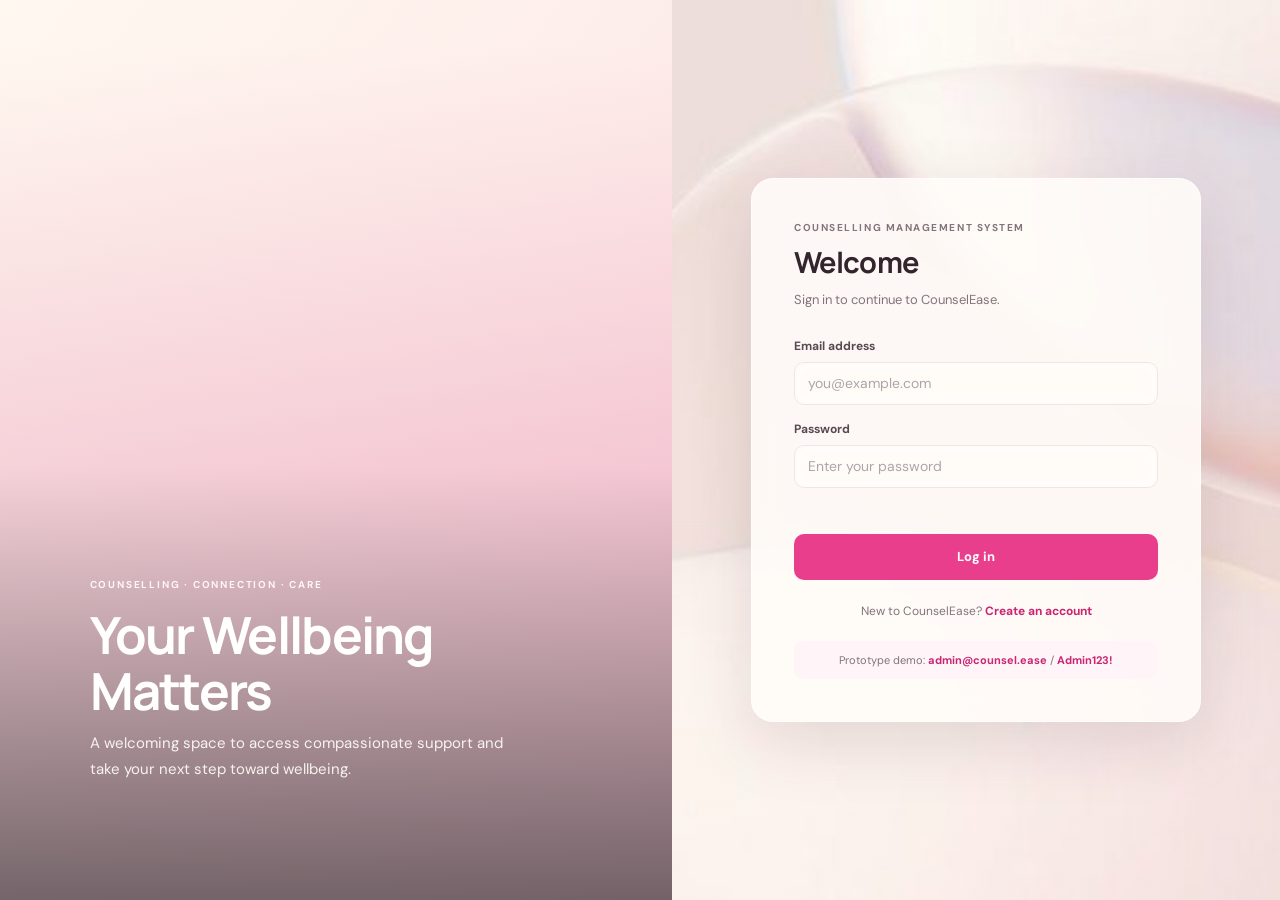
<file: CounselEase_Prototype/CounselEase_Prototype/profile.html>
<!DOCTYPE html>
<html lang="en"><head><meta charset="UTF-8"><meta name="viewport" content="width=device-width, initial-scale=1.0"><title>My profile | CounselEase</title><link rel="stylesheet" href="styles.css"></head>
<body class="app-body" data-page="profile"><div class="app-shell"><aside class="sidebar"><a class="side-brand" href="client-dashboard.html"><span class="brand-mark small"></span><span>CounselEase<small>CARE MANAGEMENT</small></span></a><nav></nav><div class="sidebar-bottom"><div class="user-mini"><div class="avatar">CE</div><div><b id="sideUser">Client</b><small>Client account</small></div></div><button type="button" id="logoutBtn" class="logout">↪ Log out</button></div></aside><main class="main-area"><header class="topbar"><div><p class="eyebrow">COUNSELLING MANAGEMENT</p><h1>My profile</h1></div><div class="top-user"><span class="avatar">CE</span><span id="topUser">Client</span></div></header><section class="content">
<div class="toolbar"><div><h2>Personal information</h2><p class="muted">Manage your own profile details.</p></div></div>
<div class="panel"><form id="profileForm" class="form-grid"><label>Full name<input id="profileName" required minlength="2"></label><label>Email address<input id="profileEmail" type="email" readonly></label><label>Phone number<input id="profilePhone" type="tel" autocomplete="tel"></label><label>Age<input id="profileAge" type="number" min="1" max="120" step="1" inputmode="numeric"></label><p id="profileError" class="error span-two" aria-live="polite"></p><div class="form-actions span-two"><button class="btn primary" type="submit">Save profile</button></div></form></div>
</section></main></div><script src="app.js"></script></body></html>
</file>
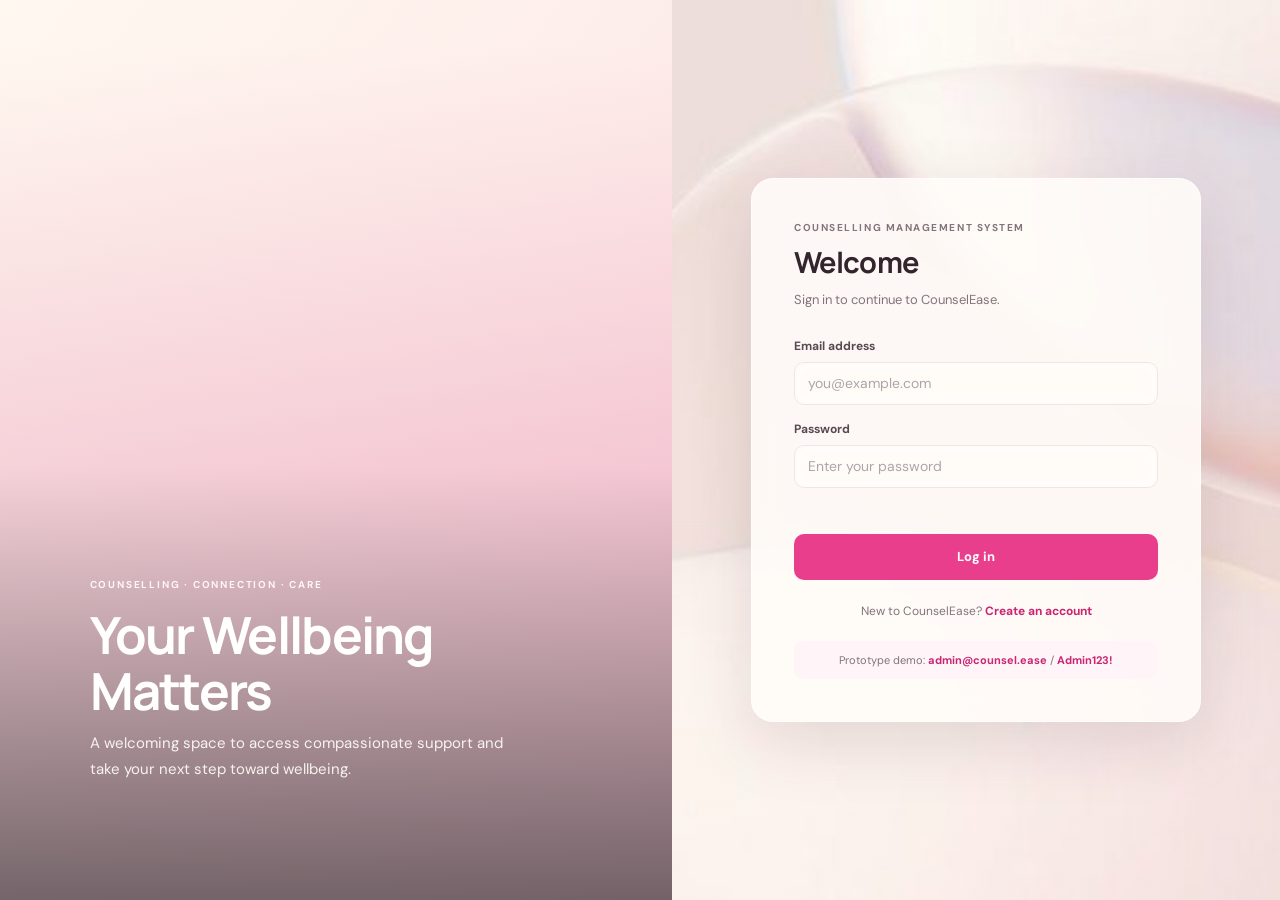
<file: CounselEase_Prototype/CounselEase_Prototype/records.html>
<!DOCTYPE html>
<html lang="en"><head><meta charset="UTF-8"><meta name="viewport" content="width=device-width, initial-scale=1.0"><title>Session records | CounselEase</title><link rel="stylesheet" href="styles.css"></head>
<body class="app-body" data-page="records"><div class="app-shell"><aside class="sidebar"><a class="side-brand" href="dashboard.html"><span class="brand-mark small"></span><span>CounselEase<small>CARE MANAGEMENT</small></span></a>
<nav><a href="dashboard.html" data-nav="dashboard">▦ <span>Dashboard</span></a><a href="clients.html" data-nav="clients">♙ <span>Clients</span></a><a href="appointments.html" data-nav="appointments">▣ <span>Appointments</span></a><a href="records.html" data-nav="records">▤ <span>Session records</span></a><a href="counsellor-feedback.html" data-nav="counsellor-feedback">☆ <span>Feedback</span></a></nav>
<div class="sidebar-bottom"><div class="user-mini"><div class="avatar">CE</div><div><b id="sideUser">Counsellor</b><small>System user</small></div></div><button type="button" id="logoutBtn" class="logout">↪ Log out</button></div></aside><main class="main-area"><header class="topbar"><div><p class="eyebrow">COUNSELLING MANAGEMENT</p><h1>Session records</h1></div><div class="top-user"><span class="avatar">CE</span><span id="topUser">Counsellor</span></div></header><section class="content">
<div class="toolbar"><div><h2>Counselling session records</h2><p class="muted">Create and update records linked to your completed appointments.</p></div><button type="button" class="btn primary" id="addRecordBtn">＋ Add record</button></div>
<p id="recordMessage" class="feedback-message" aria-live="polite"></p><div class="panel"><div id="recordsTable" class="table-wrap"></div></div>
<div id="recordModal" class="modal hidden"><div class="modal-card"><div class="panel-heading"><div><h3 id="recordModalTitle">New session record</h3><p class="muted">Avoid including unnecessary sensitive personal details in this demo.</p></div><button type="button" class="icon-btn" id="closeRecordModal">✕</button></div><form id="recordForm" class="form-grid"><input type="hidden" id="recordId"><label class="span-two">Completed appointment<select id="recordAppointment" required></select></label><label>Client<input id="recordClientName" readonly></label><label>Session date<input id="recordDate" type="date" required></label><label class="span-two">Session notes<textarea id="recordSummary" rows="3" required></textarea></label><label class="span-two">Progress or observations<textarea id="recordProgress" rows="3"></textarea></label><label class="span-two">Recommendations or next steps<textarea id="recordRecommendations" rows="3"></textarea></label><p id="recordError" class="error span-two" aria-live="polite"></p><div class="form-actions span-two"><button type="button" class="btn secondary" id="cancelRecord">Cancel</button><button type="submit" class="btn primary">Save record</button></div></form></div></div>
</section></main></div><script src="app.js"></script></body></html>
</file>
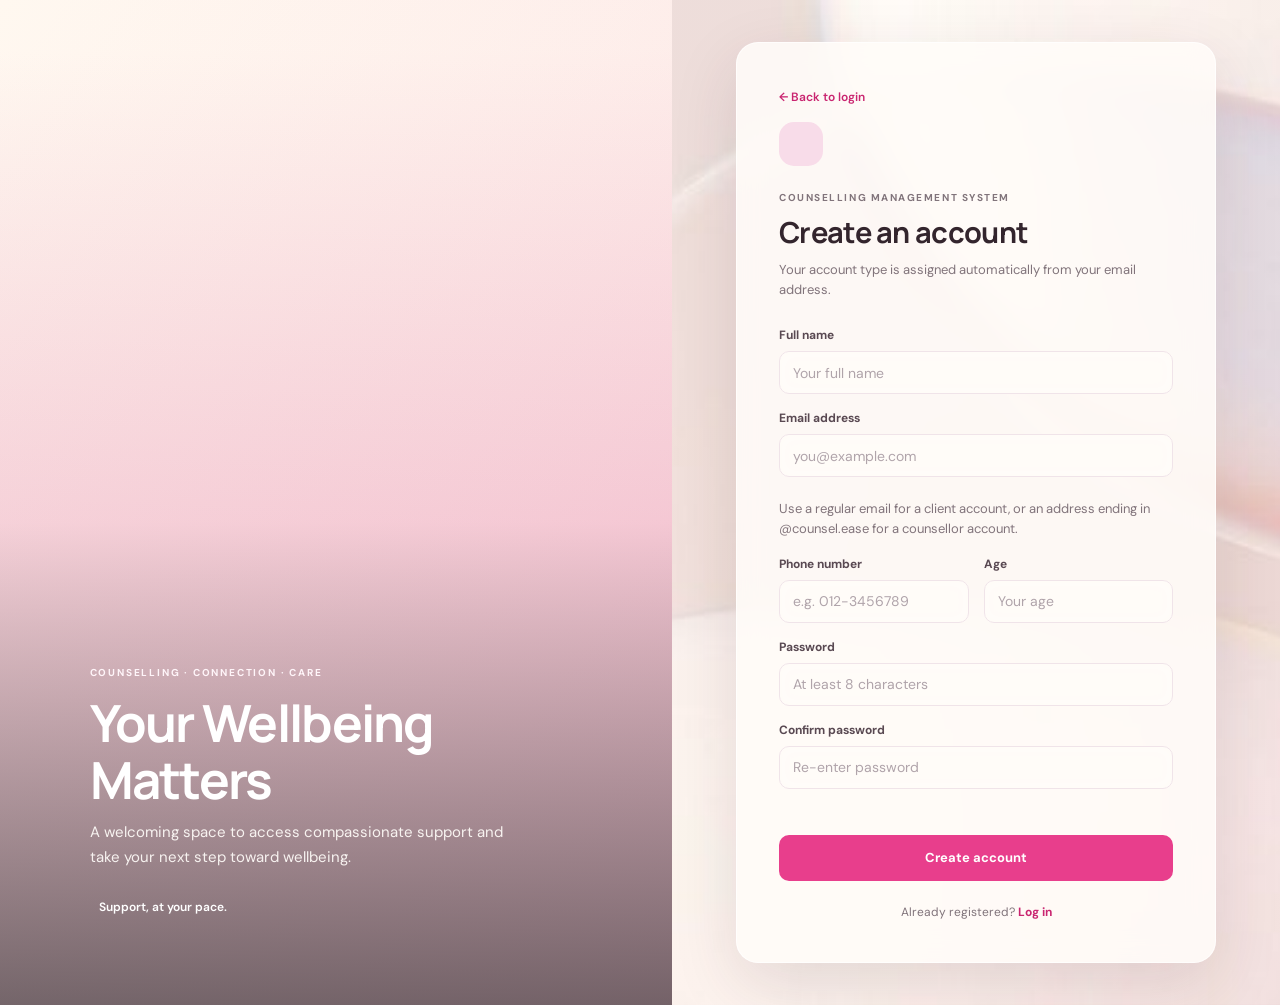
<file: CounselEase_Prototype/CounselEase_Prototype/register.html>
<!DOCTYPE html>
<html lang="en"><head><meta charset="UTF-8"><meta name="viewport" content="width=device-width, initial-scale=1.0"><title>Create account | CounselEase</title><link rel="stylesheet" href="styles.css"></head>
<body class="auth-body" data-page="register">
<div class="auth-layout">
  <section class="auth-visual" aria-label="Counselling support">
    <div class="auth-visual-copy">
      <p class="auth-kicker">COUNSELLING · CONNECTION · CARE</p>
      <h2>Your Wellbeing Matters</h2>
      <p>A welcoming space to access compassionate support and take your next step toward wellbeing.</p>
      <div class="auth-visual-note"><span></span><span>Support, at your pace.</span></div>
    </div>
  </section>
  <main class="auth-panel">
    <div class="auth-card wide">
      <a class="back-link" href="index.html">← Back to login</a><div class="brand-mark"></div><p class="eyebrow">COUNSELLING MANAGEMENT SYSTEM</p><h1>Create an account</h1><p class="muted">Your account type is assigned automatically from your email address.</p>
      <form id="registerForm" class="form-stack" novalidate>
        <label>Full name<input id="regName" type="text" placeholder="Your full name" required minlength="2"></label>
        <label>Email address<input id="regEmail" type="email" placeholder="you@example.com" required></label>
        <p class="muted">Use a regular email for a client account, or an address ending in @counsel.ease for a counsellor account.</p>
        <div id="registerClientDetails" class="form-grid"><label>Phone number<input id="regPhone" type="tel" autocomplete="tel" placeholder="e.g. 012-3456789"></label><label>Age<input id="regAge" type="number" min="1" max="120" step="1" inputmode="numeric" placeholder="Your age"></label></div>
        <label>Password<input id="regPassword" type="password" placeholder="At least 8 characters" required minlength="8"></label>
        <label>Confirm password<input id="regConfirm" type="password" placeholder="Re-enter password" required></label>
        <p id="registerError" class="error" aria-live="polite"></p><button class="btn primary full" type="submit">Create account</button>
      </form><p class="auth-foot">Already registered? <a href="index.html">Log in</a></p>
    </div>
  </main>
</div>
<script src="app.js"></script></body></html>
</file>
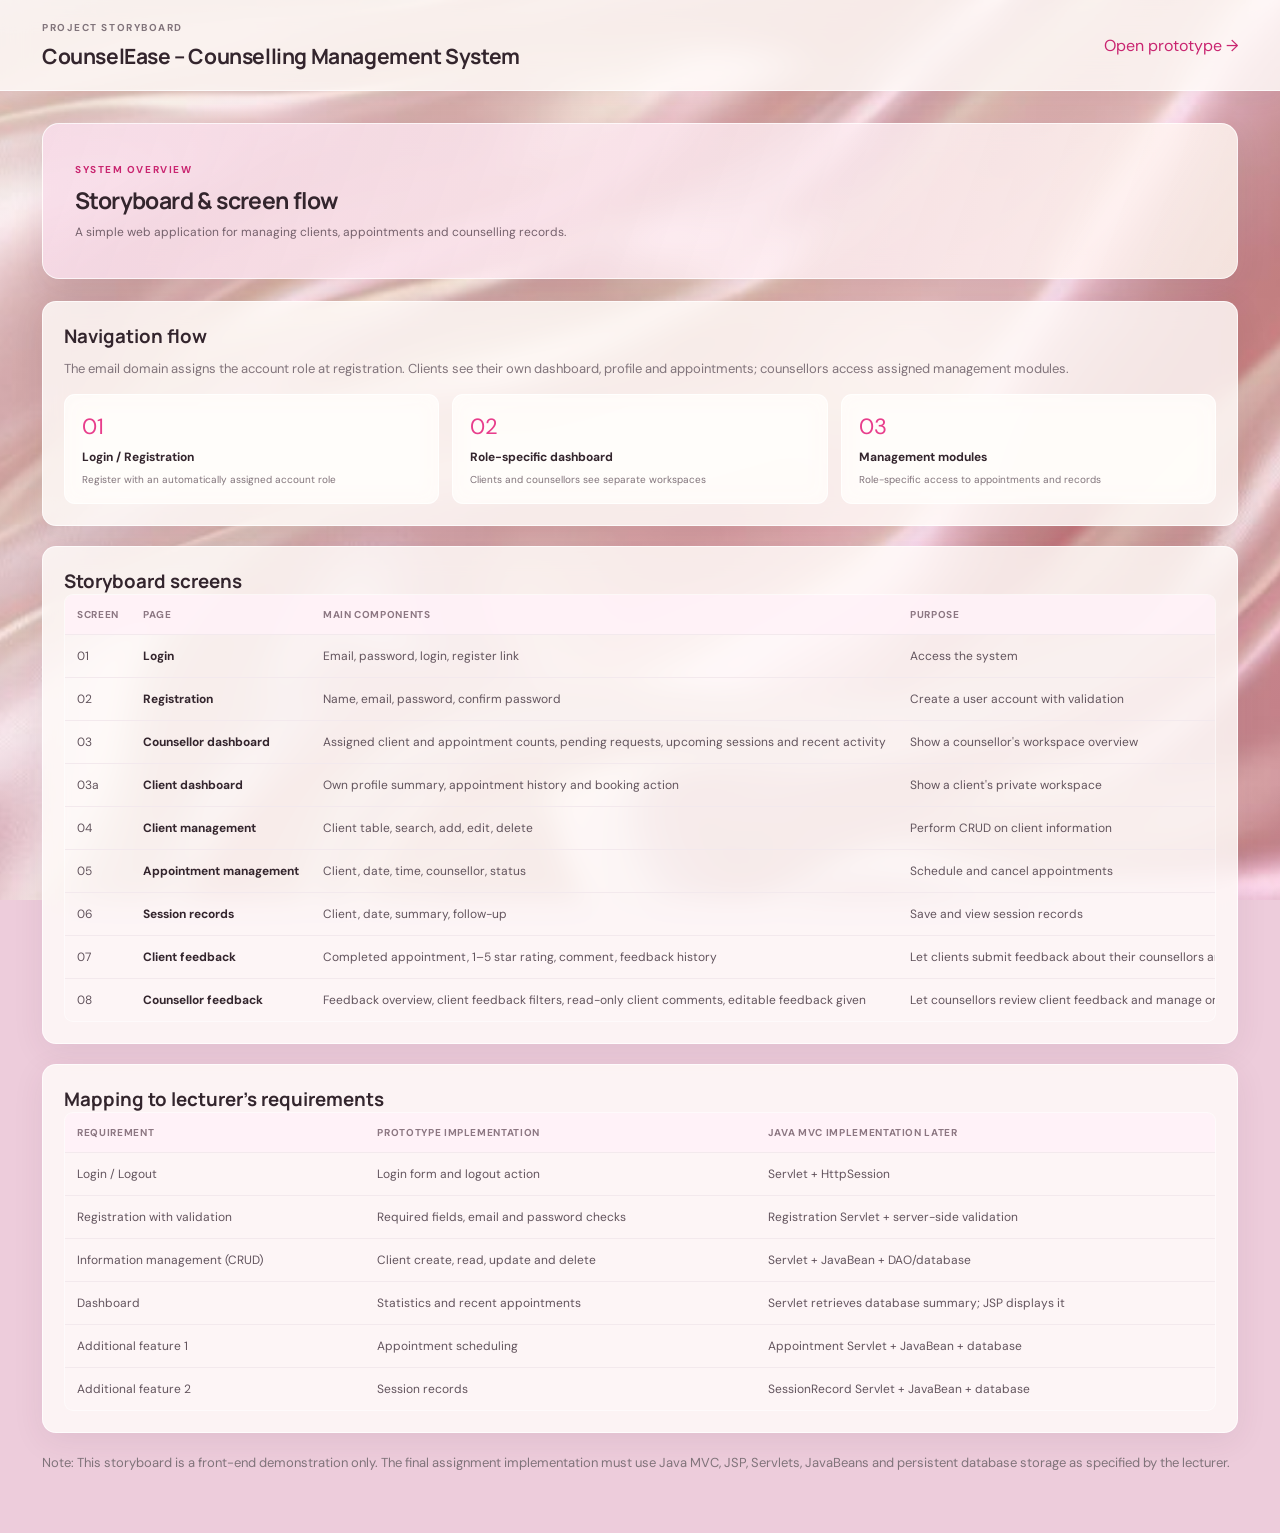
<file: CounselEase_Prototype/CounselEase_Prototype/storyboard.html>
<!DOCTYPE html>
<html lang="en">
<head><meta charset="UTF-8"><meta name="viewport" content="width=device-width, initial-scale=1.0"><title>CounselEase Storyboard</title><link rel="stylesheet" href="styles.css"></head>
<body class="app-body">
<div class="main-area" style="margin-left:0"><header class="topbar"><div><p class="eyebrow">PROJECT STORYBOARD</p><h1>CounselEase – Counselling Management System</h1></div><a href="index.html">Open prototype →</a></header>
<section class="content">
<div class="welcome-panel"><div><p class="eyebrow light">SYSTEM OVERVIEW</p><h2>Storyboard & screen flow</h2><p>A simple web application for managing clients, appointments and counselling records.</p></div><div class="welcome-icon"></div></div>
<div class="panel"><h3>Navigation flow</h3><p class="muted" style="margin:10px 0 15px">The email domain assigns the account role at registration. Clients see their own dashboard, profile and appointments; counsellors access assigned management modules.</p><div class="quick-grid"><div class="quick-action"><span>01</span><b>Login / Registration</b><small>Register with an automatically assigned account role</small></div><div class="quick-action"><span>02</span><b>Role-specific dashboard</b><small>Clients and counsellors see separate workspaces</small></div><div class="quick-action"><span>03</span><b>Management modules</b><small>Role-specific access to appointments and records</small></div></div></div>
<div class="panel"><h3>Storyboard screens</h3><div class="table-wrap"><table><thead><tr><th>Screen</th><th>Page</th><th>Main components</th><th>Purpose</th><th>Open</th></tr></thead><tbody>
<tr><td>01</td><td class="person-cell">Login</td><td>Email, password, login, register link</td><td>Access the system</td><td><a href="index.html">Open</a></td></tr>
<tr><td>02</td><td class="person-cell">Registration</td><td>Name, email, password, confirm password</td><td>Create a user account with validation</td><td><a href="register.html">Open</a></td></tr>
<tr><td>03</td><td class="person-cell">Counsellor dashboard</td><td>Assigned client and appointment counts, pending requests, upcoming sessions and recent activity</td><td>Show a counsellor's workspace overview</td><td><a href="dashboard.html">Open</a></td></tr>
<tr><td>03a</td><td class="person-cell">Client dashboard</td><td>Own profile summary, appointment history and booking action</td><td>Show a client's private workspace</td><td><a href="client-dashboard.html">Open</a></td></tr>
<tr><td>04</td><td class="person-cell">Client management</td><td>Client table, search, add, edit, delete</td><td>Perform CRUD on client information</td><td><a href="clients.html">Open</a></td></tr>
<tr><td>05</td><td class="person-cell">Appointment management</td><td>Client, date, time, counsellor, status</td><td>Schedule and cancel appointments</td><td><a href="appointments.html">Open</a></td></tr>
<tr><td>06</td><td class="person-cell">Session records</td><td>Client, date, summary, follow-up</td><td>Save and view session records</td><td><a href="records.html">Open</a></td></tr>
<tr><td>07</td><td class="person-cell">Client feedback</td><td>Completed appointment, 1–5 star rating, comment, feedback history</td><td>Let clients submit feedback about their counsellors and view their own history</td><td><a href="feedback.html">Open</a></td></tr>
<tr><td>08</td><td class="person-cell">Counsellor feedback</td><td>Feedback overview, client feedback filters, read-only client comments, editable feedback given</td><td>Let counsellors review client feedback and manage only their own entries</td><td><a href="counsellor-feedback.html">Open</a></td></tr>
</tbody></table></div></div>
<div class="panel"><h3>Mapping to lecturer's requirements</h3><div class="table-wrap"><table><thead><tr><th>Requirement</th><th>Prototype implementation</th><th>Java MVC implementation later</th></tr></thead><tbody>
<tr><td>Login / Logout</td><td>Login form and logout action</td><td>Servlet + HttpSession</td></tr><tr><td>Registration with validation</td><td>Required fields, email and password checks</td><td>Registration Servlet + server-side validation</td></tr><tr><td>Information management (CRUD)</td><td>Client create, read, update and delete</td><td>Servlet + JavaBean + DAO/database</td></tr><tr><td>Dashboard</td><td>Statistics and recent appointments</td><td>Servlet retrieves database summary; JSP displays it</td></tr><tr><td>Additional feature 1</td><td>Appointment scheduling</td><td>Appointment Servlet + JavaBean + database</td></tr><tr><td>Additional feature 2</td><td>Session records</td><td>SessionRecord Servlet + JavaBean + database</td></tr>
</tbody></table></div></div>
<p class="muted">Note: This storyboard is a front-end demonstration only. The final assignment implementation must use Java MVC, JSP, Servlets, JavaBeans and persistent database storage as specified by the lecturer.</p>
</section></div></body></html>
</file>
<file: CounselEase_Prototype/CounselEase_Prototype/styles.css>
@import url('https://fonts.googleapis.com/css2?family=DM+Sans:wght@400;500;600;700&family=Manrope:wght@500;600;700;800&display=swap');

:root {
  --pink: #E83E8C;
  --pink-deep: #C92570;
  --pink-soft: #F8DCE9;
  --cream: #FFF8F0;
  --warm-white: #FFFCF9;
  --ink: #33252D;
  --muted: #81747B;
  --line: #F0E4E9;
  --success: #4C9B78;
  --warning: #E9A23B;
  --danger: #bd4d61;
  --shadow: 0 12px 35px rgba(67, 37, 51, .06);
}

* { box-sizing: border-box; }
body { margin: 0; color: var(--ink); background: var(--cream); font-family: 'DM Sans', sans-serif; }
h1, h2, h3 { margin: 0; font-family: Manrope, sans-serif; }
p { margin: 0; }
a { color: var(--pink-deep); text-decoration: none; }
a:hover { color: var(--pink); }
.muted { margin-top: 6px; color: var(--muted); font-size: 13px; line-height: 1.55; }
.eyebrow { margin-bottom: 8px; color: var(--muted); font-size: 10px; font-weight: 700; letter-spacing: 1.55px; }

.auth-body {
  min-height: 100vh;
  overflow-x: hidden;
  background: var(--cream);
}
.auth-layout {
  display: grid;
  min-height: 100vh;
  grid-template-columns: minmax(0, 1.05fr) minmax(460px, .95fr);
}
.auth-visual {
  position: relative;
  display: flex;
  min-height: 100vh;
  align-items: flex-end;
  padding: clamp(36px, 7vw, 100px);
  overflow: hidden;
  background-image: url("https://www.riversidecollege.ac.uk/wp-content/uploads/2020/11/foundation-degree-counselling-Course-Riverside-College-Higher-Education-Courses-Widnes-Runcorn-St-Helens-Warrington-Liverpool-Web-2.jpg");
  background-size: cover;
  background-position: center;
}
.auth-visual::before {
  position: absolute;
  inset: 0;
  background: linear-gradient(180deg, rgba(255, 248, 240, .08) 5%, rgba(201, 37, 112, .16) 52%, rgba(51, 37, 45, .68) 100%), linear-gradient(125deg, rgba(255, 248, 240, .14), rgba(232, 62, 140, .12));
  content: '';
}
.auth-visual-copy { position: relative; z-index: 1; width: min(540px, 100%); color: #fff; }
.auth-kicker { margin-bottom: 15px; color: #fff5f9; font-size: 10px; font-weight: 700; letter-spacing: 1.8px; }
.auth-visual-copy h2 { margin-bottom: 13px; font-size: clamp(34px, 4vw, 54px); line-height: 1.1; letter-spacing: -1.7px; }
.auth-visual-copy > p:not(.auth-kicker) { max-width: 430px; color: rgba(255, 252, 249, .92); font-size: 15px; line-height: 1.7; }
.auth-visual-note { display: flex; align-items: center; gap: 9px; margin-top: 28px; color: #fff; font-size: 12px; font-weight: 600; }
.auth-visual-note span:first-child { color: #ffd1e4; font-size: 17px; }
.auth-panel {
  display: flex;
  min-height: 100vh;
  align-items: center;
  justify-content: center;
  padding: 42px clamp(24px, 5vw, 78px);
  background-color: #f7e1eb;
  background-image: linear-gradient(rgba(255, 248, 240, .28), rgba(255, 248, 240, .28)), url("assets/auth-pink-circles.jpg");
  background-position: center, center;
  background-repeat: no-repeat;
  background-size: cover, cover;
}
.auth-card {
  position: relative;
  z-index: 1;
  width: min(450px, 100%);
  padding: 42px;
  border: 1px solid rgba(255, 255, 255, .7);
  border-radius: 22px;
  background: rgba(255, 252, 249, .88);
  box-shadow: 0 22px 65px rgba(67, 37, 51, .13);
  -webkit-backdrop-filter: blur(14px);
  backdrop-filter: blur(14px);
}
.auth-card.wide { width: min(510px, 100%); }
.brand-mark {
  display: grid;
  width: 44px;
  height: 44px;
  margin-bottom: 25px;
  place-items: center;
  border-radius: 15px;
  background: var(--pink-soft);
  color: var(--pink-deep);
  font-size: 25px;
}
.brand-mark.small { width: 38px; height: 38px; margin: 0; font-size: 20px; }
.auth-card h1 { margin-bottom: 8px; font-size: 29px; letter-spacing: -.7px; }
.form-stack { display: grid; gap: 16px; margin-top: 27px; }
label { display: grid; gap: 8px; color: #594952; font-size: 12px; font-weight: 700; }
input, select, textarea {
  width: 100%;
  min-height: 43px;
  padding: 11px 13px;
  border: 1px solid var(--line);
  border-radius: 10px;
  outline: none;
  background: rgba(255, 252, 249, .91);
  color: var(--ink);
  font: 14px 'DM Sans', sans-serif;
  transition: border-color .18s ease, box-shadow .18s ease, background .18s ease;
  -webkit-backdrop-filter: blur(8px);
  backdrop-filter: blur(8px);
}
textarea { min-height: 88px; resize: vertical; }
input::placeholder, textarea::placeholder { color: #b0a4aa; }
input:focus, select:focus, textarea:focus { border-color: var(--pink); box-shadow: 0 0 0 3px rgba(232, 62, 140, .12); background: #fff; }
.btn {
  min-height: 42px;
  padding: 11px 17px;
  border: 1px solid transparent;
  border-radius: 10px;
  cursor: pointer;
  font: 700 13px 'DM Sans', sans-serif;
  transition: transform .18s ease, box-shadow .18s ease, background .18s ease, border-color .18s ease;
}
.btn:hover { transform: translateY(-1px); box-shadow: 0 7px 17px rgba(67, 37, 51, .11); }
.primary { background: var(--pink); color: #fff; }
.primary:hover { background: var(--pink-deep); color: #fff; }
.secondary { border-color: var(--line); background: var(--warm-white); color: var(--pink-deep); }
.secondary:hover { border-color: var(--pink); background: #fff6fa; }
.full { width: 100%; min-height: 46px; }
.auth-foot { margin-top: 23px; color: var(--muted); text-align: center; font-size: 12px; }
.auth-foot a { font-weight: 700; }
.demo-hint { margin-top: 22px; padding: 12px; border-radius: 9px; background: #fff5f9; color: var(--muted); text-align: center; font-size: 11px; }
.demo-hint b { color: var(--pink-deep); }
.error { min-height: 14px; color: var(--danger); font-size: 12px; }
.back-link { display: inline-block; margin-bottom: 17px; font-size: 12px; font-weight: 600; }

.app-shell { min-height: 100vh; }
.sidebar {
  position: fixed;
  z-index: 3;
  inset: 0 auto 0 0;
  display: flex;
  width: 248px;
  flex-direction: column;
  padding: 27px 18px 19px;
  border-right: 1px solid rgba(255, 255, 255, .7);
  background: rgba(255, 252, 249, .82);
  box-shadow: 0 8px 32px rgba(80, 40, 60, .08);
  -webkit-backdrop-filter: blur(14px);
  backdrop-filter: blur(14px);
}
.side-brand { display: flex; align-items: center; gap: 11px; margin: 1px 5px 43px; color: var(--ink); font: 800 15px Manrope, sans-serif; }
.side-brand:hover { color: var(--ink); }
.side-brand small { display: block; margin-top: 4px; color: #a38f99; font: 700 8px 'DM Sans', sans-serif; letter-spacing: 1.25px; }
.sidebar nav { display: grid; gap: 7px; }
.sidebar nav a {
  display: flex;
  min-height: 45px;
  align-items: center;
  gap: 13px;
  padding: 11px 13px;
  border-radius: 11px;
  color: #756670;
  font-size: 13px;
  transition: background .18s ease, color .18s ease, transform .18s ease;
}
.sidebar nav a:hover { transform: translateX(2px); background: #fff4f8; color: var(--pink-deep); }
.sidebar nav a.active { background: var(--pink-soft); color: var(--pink-deep); font-weight: 700; }
.sidebar-bottom { margin-top: auto; }
.user-mini { display: flex; align-items: center; gap: 10px; padding: 17px 2px 12px; border-top: 1px solid var(--line); font-size: 12px; }
.user-mini small { display: block; margin-top: 3px; color: var(--muted); font-size: 10px; }
.avatar { display: grid; width: 36px; height: 36px; flex: 0 0 36px; place-items: center; border-radius: 50%; background: var(--pink-soft); color: var(--pink-deep); font-size: 10px; font-weight: 800; }
.logout { padding: 9px 3px; border: 0; background: none; color: var(--muted); cursor: pointer; font: 600 12px 'DM Sans', sans-serif; }
.logout:hover { color: var(--pink-deep); }
.main-area { min-height: 100vh; margin-left: 248px; }
.topbar {
  display: flex;
  height: 91px;
  align-items: center;
  justify-content: space-between;
  padding: 0 42px;
  border-bottom: 1px solid rgba(255, 255, 255, .7);
  background: rgba(255, 252, 249, .82);
  box-shadow: 0 6px 24px rgba(80, 40, 60, .05);
  -webkit-backdrop-filter: blur(14px);
  backdrop-filter: blur(14px);
}
.topbar h1 { font-size: 21px; letter-spacing: -.4px; }
.top-user { display: flex; align-items: center; gap: 10px; font-size: 12px; font-weight: 700; }
.content { width: min(1440px, 100%); margin: 0 auto; padding: 32px 42px 60px; }
.welcome-panel {
  display: flex;
  min-height: 156px;
  align-items: center;
  justify-content: space-between;
  margin-bottom: 22px;
  padding: 27px 32px;
  overflow: hidden;
  border: 1px solid rgba(255, 255, 255, .72);
  border-radius: 17px;
  background: linear-gradient(110deg, rgba(248, 220, 233, .88) 0%, rgba(255, 240, 245, .78) 68%, rgba(255, 248, 240, .82) 100%);
  color: var(--ink);
  box-shadow: 0 8px 32px rgba(80, 40, 60, .08);
  -webkit-backdrop-filter: blur(12px);
  backdrop-filter: blur(12px);
}
.welcome-panel h2 { margin: 4px 0 8px; font-size: 23px; letter-spacing: -.6px; }
.welcome-panel p:last-child { color: #75616c; font-size: 12px; }
.eyebrow.light { color: var(--pink-deep); }
.welcome-icon { padding-right: 14px; color: var(--pink); font-size: 57px; opacity: .65; }
.stats-grid { display: grid; grid-template-columns: repeat(auto-fit, minmax(185px, 1fr)); gap: 16px; margin-bottom: 22px; }
.stat-card, .panel {
  border: 1px solid rgba(255, 255, 255, .72);
  border-radius: 14px;
  background: rgba(255, 252, 249, .82);
  box-shadow: 0 8px 32px rgba(80, 40, 60, .08);
  -webkit-backdrop-filter: blur(12px);
  backdrop-filter: blur(12px);
}
.stat-card { min-height: 156px; padding: 19px; }
.stat-icon { display: grid; width: 36px; height: 36px; place-items: center; border-radius: 11px; }
.lavender, .mint, .peach { background: #fff0f6; color: var(--pink-deep); }
.stat-card p { margin: 14px 0 5px; color: var(--muted); font-size: 12px; }
.stat-card h2 { font-size: 27px; letter-spacing: -.5px; }
.stat-card small { display: block; margin-top: 5px; color: #a18f98; font-size: 10px; }
.panel { margin-bottom: 20px; padding: 21px; }
.panel-heading { display: flex; align-items: center; justify-content: space-between; gap: 12px; margin-bottom: 17px; }
.panel-heading h3, .toolbar h2 { font-size: 15px; letter-spacing: -.15px; }
.panel-heading > a { font-size: 11px; font-weight: 700; }
.quick-grid { display: grid; grid-template-columns: repeat(3, minmax(0, 1fr)); gap: 13px; }
.quick-action { display: grid; gap: 8px; padding: 17px; border: 1px solid rgba(255, 255, 255, .76); border-radius: 11px; background: rgba(255, 253, 250, .78); color: var(--ink); transition: border-color .18s ease, transform .18s ease, box-shadow .18s ease; -webkit-backdrop-filter: blur(10px); backdrop-filter: blur(10px); }
.quick-action:hover { transform: translateY(-2px); border-color: #efb4ce; box-shadow: 0 8px 20px rgba(67, 37, 51, .07); color: var(--ink); }
.quick-action > span { color: var(--pink); font-size: 22px; }
.quick-action b { font-size: 12px; }
.quick-action small { color: var(--muted); font-size: 10px; }
.toolbar { display: flex; align-items: center; justify-content: space-between; gap: 16px; margin-bottom: 19px; }
.table-tools { margin-bottom: 14px; }
.search-input { max-width: 360px; }
.table-wrap { overflow-x: auto; border: 1px solid rgba(255, 255, 255, .5); border-radius: 9px; background: rgba(255, 255, 255, .18); }
table { width: 100%; border-collapse: collapse; font-size: 12px; }
th { background: rgba(255, 243, 248, .86); color: #8c7782; text-align: left; text-transform: uppercase; font-size: 10px; letter-spacing: .65px; }
th, td { padding: 13px 12px; border-bottom: 1px solid #f3e9ed; white-space: nowrap; }
tbody tr:last-child td { border-bottom: 0; }
tbody tr:hover { background: rgba(255, 250, 252, .72); }
td { color: #62545d; }
.person-cell { color: var(--ink); font-weight: 700; }
.record-cell { min-width: 150px; max-width: 300px; white-space: normal; line-height: 1.55; overflow-wrap: anywhere; }
.table-action { margin-right: 9px; padding: 4px 0; border: 0; background: none; color: var(--pink-deep); cursor: pointer; font: 700 11px 'DM Sans', sans-serif; }
.table-action:hover { color: var(--pink); text-decoration: underline; }
.delete-action { color: var(--danger); }
.status { display: inline-block; padding: 5px 9px; border-radius: 20px; background: #e8f4ee; color: var(--success); font-size: 10px; font-weight: 700; }
.status.pending { background: #fff2dd; color: #a76b14; }
.appointment-status-select { width: auto; min-height: 32px; padding: 5px 8px; border-radius: 8px; font-size: 11px; }
.empty-state { padding: 35px; color: var(--muted); text-align: center; font-size: 12px; }
.feedback-stats { grid-template-columns: repeat(3, minmax(0, 1fr)); }
.counsellor-feedback-stats { grid-template-columns: repeat(4, minmax(0, 1fr)); }
.feedback-form { display: grid; max-width: 760px; gap: 18px; }
.feedback-tabs { display: flex; flex-wrap: wrap; gap: 8px; margin: 0 0 14px; }
.feedback-filter-grid { display: grid; grid-template-columns: repeat(3, minmax(0, 1fr)); gap: 14px; margin-bottom: 18px; }
.counsellor-feedback-submit { max-width: 760px; padding-bottom: 22px; border-bottom: 1px solid var(--line); }
.feedback-list-heading { margin: 20px 0 13px; font-size: 14px; }
.feedback-detail-list { display: grid; gap: 15px; margin: 8px 0 22px; }
.feedback-detail-list > div { display: grid; gap: 5px; }
.feedback-detail-list .eyebrow { margin: 0; }
.feedback-detail-list strong { font-size: 13px; }
.detail-comment { color: #62545d; font-size: 13px; line-height: 1.65; white-space: pre-wrap; overflow-wrap: anywhere; }
.feedback-state { display: inline-block; padding: 5px 8px; border-radius: 20px; background: #e8f4ee; color: var(--success); font-size: 10px; font-weight: 700; }
.feedback-state.attention { background: #fff2dd; color: #a76b14; }
.feedback-action { margin-right: 0; white-space: nowrap; }
.feedback-recipient { display: grid; gap: 5px; padding: 14px 16px; border: 1px solid rgba(255, 255, 255, .72); border-radius: 11px; background: rgba(255, 245, 249, .8); -webkit-backdrop-filter: blur(10px); backdrop-filter: blur(10px); }
.feedback-recipient .eyebrow { margin: 0; color: var(--pink-deep); }
.feedback-recipient strong { color: var(--ink); font-size: 14px; }
.feedback-recipient small { color: var(--muted); font-size: 11px; }
.rating-field { margin: 0; padding: 0; border: 0; }
.rating-field legend { margin-bottom: 8px; color: #594952; font-size: 12px; font-weight: 700; }
.required-mark { color: var(--danger); }
.star-rating { display: flex; align-items: center; gap: 5px; }
.rating-star { padding: 2px; border: 0; background: transparent; color: #d7c9cf; cursor: pointer; font-size: 30px; line-height: 1; }
.rating-star:hover, .rating-star.selected { color: #e9a23b; }
.rating-star:focus-visible, .filter-chip:focus-visible { outline: 3px solid rgba(232, 62, 140, .3); outline-offset: 2px; }
.feedback-message { min-height: 16px; color: var(--muted); font-size: 12px; }
.feedback-message.error { color: var(--danger); }
.feedback-message.success { color: var(--success); font-weight: 700; }
.feedback-form .btn:disabled { cursor: not-allowed; opacity: .55; transform: none; box-shadow: none; }
.feedback-history-heading { align-items: flex-start; }
.feedback-filters { display: flex; flex-wrap: wrap; gap: 7px; }
.filter-chip { padding: 7px 10px; border: 1px solid rgba(255, 255, 255, .7); border-radius: 20px; background: rgba(255, 252, 249, .78); color: var(--muted); cursor: pointer; font: 600 10px 'DM Sans', sans-serif; }
.filter-chip.active { border-color: #f3cada; background: var(--pink-soft); color: var(--pink-deep); }
.rating-display { color: #e9a23b; letter-spacing: 1px; }
.feedback-comment { min-width: 190px; max-width: 360px; white-space: normal; line-height: 1.5; }
.feedback-type { display: inline-block; padding: 5px 8px; border-radius: 20px; background: #fff0f6; color: var(--pink-deep); font-size: 10px; font-weight: 700; }
.feedback-type.received { background: #edf5f1; color: #36795b; }
.prototype-note { color: var(--muted); font-size: 11px; }
.modal { position: fixed; z-index: 5; inset: 0; display: grid; place-items: center; padding: 20px; background: rgba(51, 37, 45, .48); backdrop-filter: blur(3px); }
.hidden, [hidden] { display: none !important; }
.modal-card { width: min(560px, 100%); max-height: 90vh; overflow: auto; padding: 25px; border: 1px solid rgba(255, 255, 255, .7); border-radius: 17px; background: rgba(255, 252, 249, .94); box-shadow: 0 24px 70px rgba(51, 37, 45, .2); -webkit-backdrop-filter: blur(14px); backdrop-filter: blur(14px); }
.icon-btn { padding: 8px 10px; border: 1px solid var(--line); border-radius: 9px; background: var(--warm-white); color: var(--muted); cursor: pointer; }
.icon-btn:hover { border-color: var(--pink-soft); background: #fff4f8; color: var(--pink-deep); }
.form-grid { display: grid; grid-template-columns: 1fr 1fr; gap: 15px; }
.span-two { grid-column: span 2; }
.form-actions { display: flex; justify-content: flex-end; gap: 9px; }
.form-grid .error { margin: 0; }
.activity-list { display: grid; gap: 0; }
.activity-item { display: flex; align-items: flex-start; gap: 12px; padding: 13px 0; border-bottom: 1px solid var(--line); }
.activity-item:last-child { border-bottom: 0; }
.activity-dot { width: 9px; height: 9px; flex: 0 0 9px; margin-top: 5px; border-radius: 50%; background: var(--pink); box-shadow: 0 0 0 4px #fff0f6; }
.activity-item p { color: var(--ink); font-size: 12px; font-weight: 600; }
.activity-item small { display: block; margin-top: 4px; color: var(--muted); font-size: 10px; }
.app-body {
  min-width: 320px;
  background-color: #edccdb;
  background-image: linear-gradient(135deg, rgba(255, 248, 240, .42), rgba(232, 62, 140, .14)), url("assets/dashboard-pink-silk.jpg");
  background-position: center, center;
  background-repeat: no-repeat;
  background-size: cover, cover;
  background-attachment: fixed;
}

@media (max-width: 1100px) {
  .content { padding-right: 28px; padding-left: 28px; }
  .topbar { padding-right: 28px; padding-left: 28px; }
  .stats-grid { grid-template-columns: repeat(2, minmax(0, 1fr)); }
  .counsellor-feedback-stats { grid-template-columns: repeat(2, minmax(0, 1fr)); }
}
@media (max-width: 860px) {
  .auth-layout { grid-template-columns: 1fr; }
  .auth-visual { min-height: 330px; padding: 38px clamp(24px, 7vw, 60px); background-position: center 42%; }
  .auth-visual-copy { max-width: 560px; }
  .auth-visual-copy h2 { font-size: clamp(32px, 7vw, 45px); }
  .auth-panel { min-height: auto; padding: 36px 22px 48px; }
}
@media (max-width: 760px) {
  .app-body { background-attachment: scroll; }
  .sidebar { inset: auto 0 0; width: 100%; height: 70px; padding: 6px 10px max(6px, env(safe-area-inset-bottom)); border-top: 1px solid var(--line); border-right: 0; background: var(--warm-white); }
  .side-brand, .sidebar-bottom { display: none; }
  .sidebar nav { height: 100%; grid-template-columns: repeat(var(--nav-item-count, 4), minmax(0, 1fr)); align-items: stretch; gap: 5px; }
  .sidebar nav a { min-height: 52px; flex-direction: column; justify-content: center; gap: 2px; padding: 5px 3px; font-size: 10px; }
  .sidebar nav a:hover { transform: none; }
  .main-area { margin-left: 0; padding-bottom: 76px; }
  .topbar { height: 79px; padding: 0 20px; }
  .content { padding: 22px 20px 36px; }
  .welcome-panel { min-height: 140px; padding: 22px; }
  .welcome-icon { padding: 0; font-size: 43px; }
  .quick-grid { grid-template-columns: 1fr; }
  .quick-action { grid-template-columns: 30px 1fr; align-items: center; }
  .quick-action > span { grid-row: span 2; }
  .quick-action small { grid-column: 2; }
  .feedback-history-heading { flex-direction: column; }
}
@media (max-width: 520px) {
  .auth-visual { min-height: 300px; padding: 30px 22px; background-position: center 40%; }
  .auth-visual-copy > p:not(.auth-kicker) { font-size: 13px; }
  .auth-panel { padding: 25px 16px 35px; }
  .auth-card { padding: 30px 23px; }
  .topbar { padding: 0 16px; }
  .topbar h1 { font-size: 17px; }
  .top-user #topUser { display: none; }
  .content { padding: 19px 15px 28px; }
  .toolbar { align-items: flex-start; flex-direction: column; }
  .stats-grid { gap: 11px; }
  .feedback-stats { grid-template-columns: 1fr; }
  .counsellor-feedback-stats { grid-template-columns: 1fr; }
  .feedback-filter-grid { grid-template-columns: 1fr; }
  .feedback-filters { width: 100%; }
  .stat-card { min-height: 142px; padding: 15px; }
  .panel { padding: 16px; }
  .form-grid { grid-template-columns: 1fr; }
  .span-two { grid-column: span 1; }
  .modal-card { padding: 18px; }
  th, td { padding: 11px 9px; }
}
@media (prefers-reduced-motion: reduce) {
  *, *::before, *::after { scroll-behavior: auto !important; transition-duration: .01ms !important; animation-duration: .01ms !important; }
}
</file>
